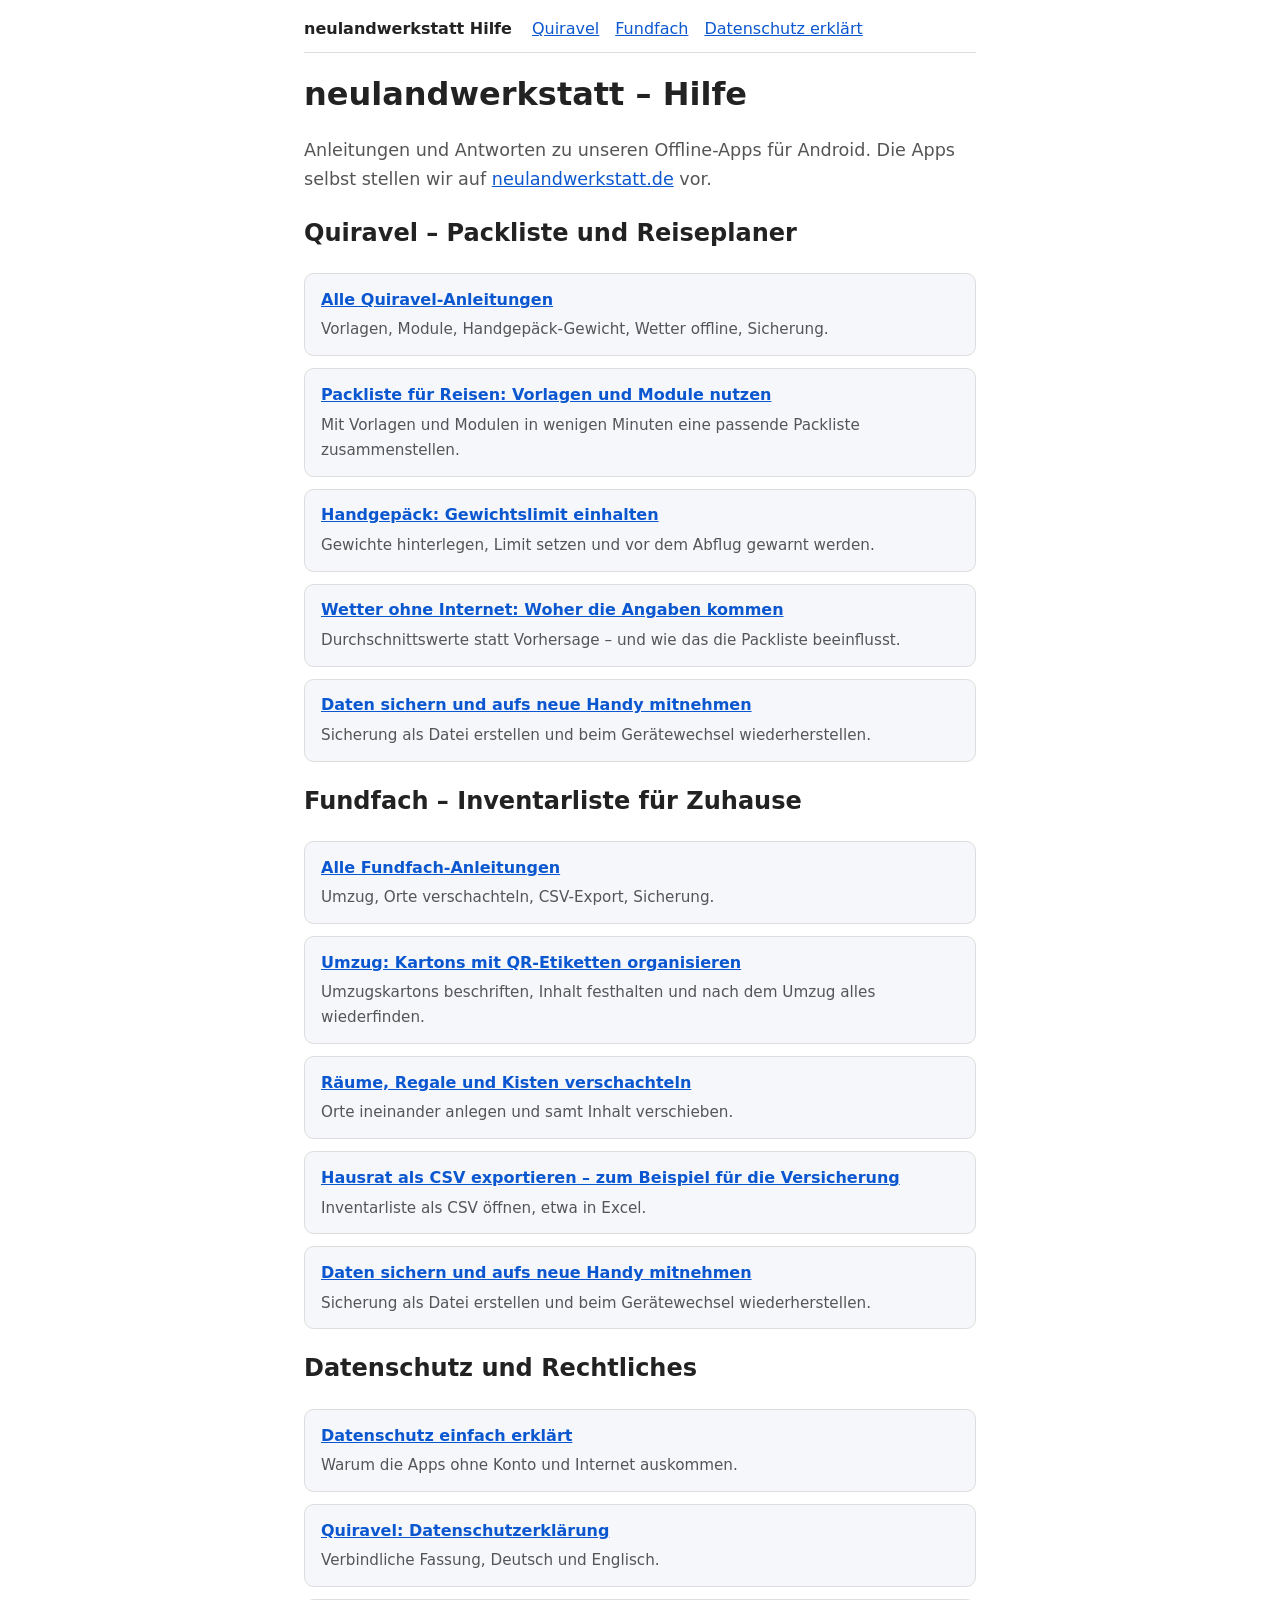
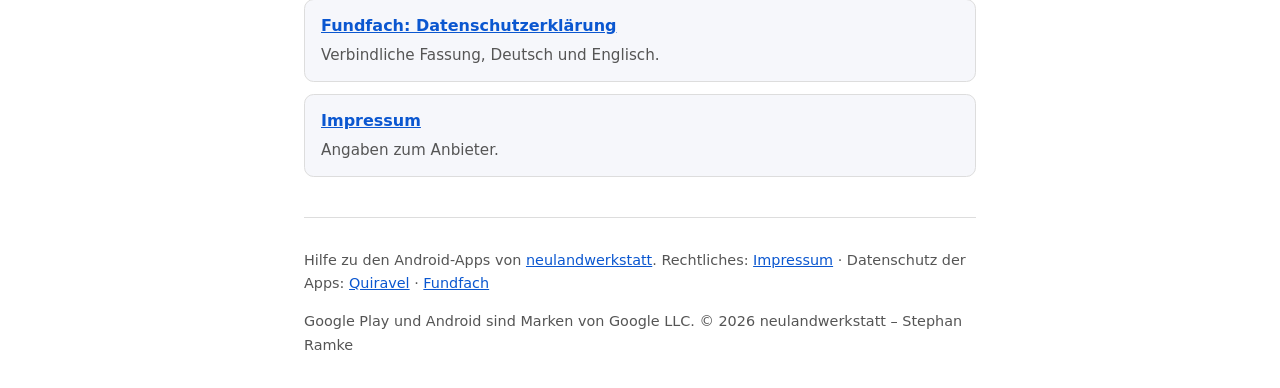
<file: index.html>
<!doctype html>
<html lang="de">
  <head>
    <meta charset="utf-8" />
    <meta name="viewport" content="width=device-width, initial-scale=1" />
    <title>neulandwerkstatt Hilfe: Anleitungen zu Quiravel und Fundfach</title>
    <meta name="description" content="Hilfe-Center für die Android-Apps Quiravel (Packliste) und Fundfach (Inventarliste): Anleitungen, häufige Fragen, Datenschutz und Impressum." />
    <link rel="canonical" href="https://neulandwerkstatt-docs.github.io/" />
    <link rel="icon" type="image/png" href="favicon.png" />
    <link rel="stylesheet" href="style.css" />
    <script type="application/ld+json">{"@context": "https://schema.org", "@type": "WebSite", "name": "neulandwerkstatt Hilfe", "url": "https://neulandwerkstatt-docs.github.io/", "inLanguage": "de", "publisher": {"@type": "Organization", "name": "neulandwerkstatt", "url": "https://neulandwerkstatt.de/"}}</script>
  </head>
  <body>
    <header class="site">
      <a class="brand" href="">neulandwerkstatt Hilfe</a>
      <nav><a href="quiravel/">Quiravel</a><a href="fundfach/">Fundfach</a><a href="datenschutz-verstaendlich.html">Datenschutz erklärt</a></nav>
    </header>
    <main>
    
    <h1>neulandwerkstatt – Hilfe</h1>
    <p class="lead">Anleitungen und Antworten zu unseren Offline-Apps für Android. Die Apps selbst stellen wir auf <a href="https://neulandwerkstatt.de/">neulandwerkstatt.de</a> vor.</p>
    <h2>Quiravel – Packliste und Reiseplaner</h2>
    <ul class="cards">
  <li><a href="quiravel/">Alle Quiravel-Anleitungen</a><p>Vorlagen, Module, Handgepäck-Gewicht, Wetter offline, Sicherung.</p></li>
  <li><a href="quiravel/vorlagen-und-module.html">Packliste für Reisen: Vorlagen und Module nutzen</a><p>Mit Vorlagen und Modulen in wenigen Minuten eine passende Packliste zusammenstellen.</p></li>
  <li><a href="quiravel/handgepaeck-gewicht.html">Handgepäck: Gewichtslimit einhalten</a><p>Gewichte hinterlegen, Limit setzen und vor dem Abflug gewarnt werden.</p></li>
  <li><a href="quiravel/wetter-offline.html">Wetter ohne Internet: Woher die Angaben kommen</a><p>Durchschnittswerte statt Vorhersage – und wie das die Packliste beeinflusst.</p></li>
  <li><a href="quiravel/geraetewechsel.html">Daten sichern und aufs neue Handy mitnehmen</a><p>Sicherung als Datei erstellen und beim Gerätewechsel wiederherstellen.</p></li>
</ul>
    <h2>Fundfach – Inventarliste für Zuhause</h2>
    <ul class="cards">
  <li><a href="fundfach/">Alle Fundfach-Anleitungen</a><p>Umzug, Orte verschachteln, CSV-Export, Sicherung.</p></li>
  <li><a href="fundfach/umzug-qr-etiketten.html">Umzug: Kartons mit QR-Etiketten organisieren</a><p>Umzugskartons beschriften, Inhalt festhalten und nach dem Umzug alles wiederfinden.</p></li>
  <li><a href="fundfach/orte-verschachteln.html">Räume, Regale und Kisten verschachteln</a><p>Orte ineinander anlegen und samt Inhalt verschieben.</p></li>
  <li><a href="fundfach/csv-export-hausrat.html">Hausrat als CSV exportieren – zum Beispiel für die Versicherung</a><p>Inventarliste als CSV öffnen, etwa in Excel.</p></li>
  <li><a href="fundfach/geraetewechsel.html">Daten sichern und aufs neue Handy mitnehmen</a><p>Sicherung als Datei erstellen und beim Gerätewechsel wiederherstellen.</p></li>
</ul>
    <h2>Datenschutz und Rechtliches</h2>
    <ul class="cards">
  <li><a href="datenschutz-verstaendlich.html">Datenschutz einfach erklärt</a><p>Warum die Apps ohne Konto und Internet auskommen.</p></li>
  <li><a href="packliste-android-docs/privacy.html">Quiravel: Datenschutzerklärung</a><p>Verbindliche Fassung, Deutsch und Englisch.</p></li>
  <li><a href="inventarliste-android-docs/privacy.html">Fundfach: Datenschutzerklärung</a><p>Verbindliche Fassung, Deutsch und Englisch.</p></li>
  <li><a href="packliste-android-docs/impressum.html">Impressum</a><p>Angaben zum Anbieter.</p></li>
</ul>
    </main>
    <footer>
      <p>Hilfe zu den Android-Apps von <a href="https://neulandwerkstatt.de/">neulandwerkstatt</a>.
      Rechtliches: <a href="packliste-android-docs/impressum.html">Impressum</a> ·
      Datenschutz der Apps: <a href="packliste-android-docs/privacy.html">Quiravel</a> ·
      <a href="inventarliste-android-docs/privacy.html">Fundfach</a></p>
      <p>Google Play und Android sind Marken von Google LLC. © 2026 neulandwerkstatt – Stephan Ramke</p>
    </footer>
  </body>
</html>
</file>
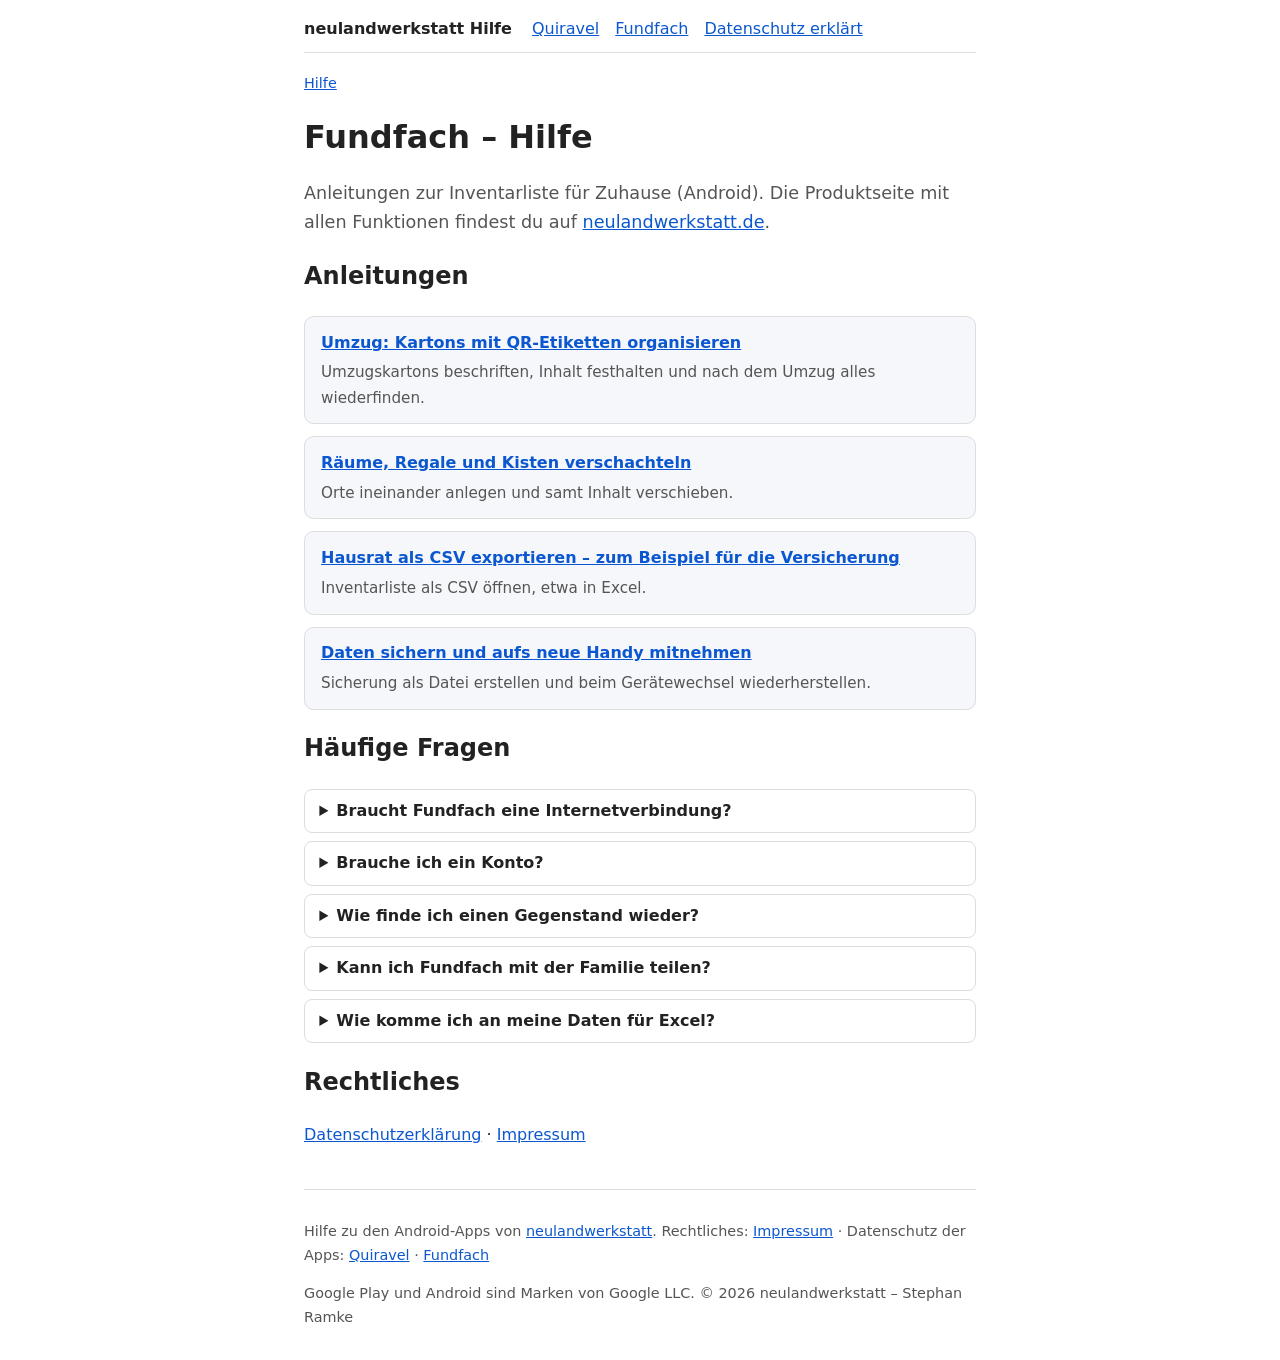
<file: fundfach/index.html>
<!doctype html>
<html lang="de">
  <head>
    <meta charset="utf-8" />
    <meta name="viewport" content="width=device-width, initial-scale=1" />
    <title>Fundfach Hilfe: Anleitungen und häufige Fragen</title>
    <meta name="description" content="Anleitungen und Antworten zur Inventar-App Fundfach: Umzug mit QR-Etiketten, Orte verschachteln, CSV-Export, Sicherung und Gerätewechsel." />
    <link rel="canonical" href="https://neulandwerkstatt-docs.github.io/fundfach/" />
    <link rel="icon" type="image/png" href="../favicon.png" />
    <link rel="stylesheet" href="../style.css" />
    <script type="application/ld+json">{"@context": "https://schema.org", "@type": "FAQPage", "mainEntity": [{"@type": "Question", "name": "Braucht Fundfach eine Internetverbindung?", "acceptedAnswer": {"@type": "Answer", "text": "Nein. Die App läuft komplett offline und fordert keine Internet-Berechtigung an."}}, {"@type": "Question", "name": "Brauche ich ein Konto?", "acceptedAnswer": {"@type": "Answer", "text": "Nein. Fundfach funktioniert ohne Konto, ohne Anmeldung und ohne Werbung."}}, {"@type": "Question", "name": "Wie finde ich einen Gegenstand wieder?", "acceptedAnswer": {"@type": "Answer", "text": "Über die Suche. Die Ergebnisse zeigen den ganzen Weg, zum Beispiel Raum › Regal › Kiste. Du kannst nach Tags und Arten filtern."}}, {"@type": "Question", "name": "Kann ich Fundfach mit der Familie teilen?", "acceptedAnswer": {"@type": "Answer", "text": "Ja, ohne Cloud: Räume und Kisten lassen sich per QR-Code oder Mail weitergeben."}}, {"@type": "Question", "name": "Wie komme ich an meine Daten für Excel?", "acceptedAnswer": {"@type": "Answer", "text": "Die Liste lässt sich als CSV exportieren. Anleitung."}}]}</script>
  </head>
  <body>
    <header class="site">
      <a class="brand" href="../">neulandwerkstatt Hilfe</a>
      <nav><a href="../quiravel/">Quiravel</a><a href="../fundfach/">Fundfach</a><a href="../datenschutz-verstaendlich.html">Datenschutz erklärt</a></nav>
    </header>
    <main>
    <div class="crumbs"><a href="../">Hilfe</a></div>
    <h1>Fundfach – Hilfe</h1>
    <p class="lead">Anleitungen zur Inventarliste für Zuhause (Android). Die Produktseite mit allen Funktionen findest du auf <a href="https://neulandwerkstatt.de/fundfach/">neulandwerkstatt.de</a>.</p>
    <h2>Anleitungen</h2>
    <ul class="cards">
  <li><a href="umzug-qr-etiketten.html">Umzug: Kartons mit QR-Etiketten organisieren</a><p>Umzugskartons beschriften, Inhalt festhalten und nach dem Umzug alles wiederfinden.</p></li>
  <li><a href="orte-verschachteln.html">Räume, Regale und Kisten verschachteln</a><p>Orte ineinander anlegen und samt Inhalt verschieben.</p></li>
  <li><a href="csv-export-hausrat.html">Hausrat als CSV exportieren – zum Beispiel für die Versicherung</a><p>Inventarliste als CSV öffnen, etwa in Excel.</p></li>
  <li><a href="geraetewechsel.html">Daten sichern und aufs neue Handy mitnehmen</a><p>Sicherung als Datei erstellen und beim Gerätewechsel wiederherstellen.</p></li>
</ul>
    <h2>Häufige Fragen</h2>
    <details><summary>Braucht Fundfach eine Internetverbindung?</summary><p>Nein. Die App läuft komplett offline und fordert keine Internet-Berechtigung an.</p></details>
<details><summary>Brauche ich ein Konto?</summary><p>Nein. Fundfach funktioniert ohne Konto, ohne Anmeldung und ohne Werbung.</p></details>
<details><summary>Wie finde ich einen Gegenstand wieder?</summary><p>Über die Suche. Die Ergebnisse zeigen den ganzen Weg, zum Beispiel Raum › Regal › Kiste. Du kannst nach Tags und Arten filtern.</p></details>
<details><summary>Kann ich Fundfach mit der Familie teilen?</summary><p>Ja, ohne Cloud: Räume und Kisten lassen sich per QR-Code oder Mail weitergeben.</p></details>
<details><summary>Wie komme ich an meine Daten für Excel?</summary><p>Die Liste lässt sich als CSV exportieren. <a href="csv-export-hausrat.html">Anleitung</a>.</p></details>
    <h2>Rechtliches</h2>
    <p><a href="../inventarliste-android-docs/privacy.html">Datenschutzerklärung</a> · <a href="../inventarliste-android-docs/impressum.html">Impressum</a></p>
    </main>
    <footer>
      <p>Hilfe zu den Android-Apps von <a href="https://neulandwerkstatt.de/">neulandwerkstatt</a>.
      Rechtliches: <a href="../packliste-android-docs/impressum.html">Impressum</a> ·
      Datenschutz der Apps: <a href="../packliste-android-docs/privacy.html">Quiravel</a> ·
      <a href="../inventarliste-android-docs/privacy.html">Fundfach</a></p>
      <p>Google Play und Android sind Marken von Google LLC. © 2026 neulandwerkstatt – Stephan Ramke</p>
    </footer>
  </body>
</html>
</file>
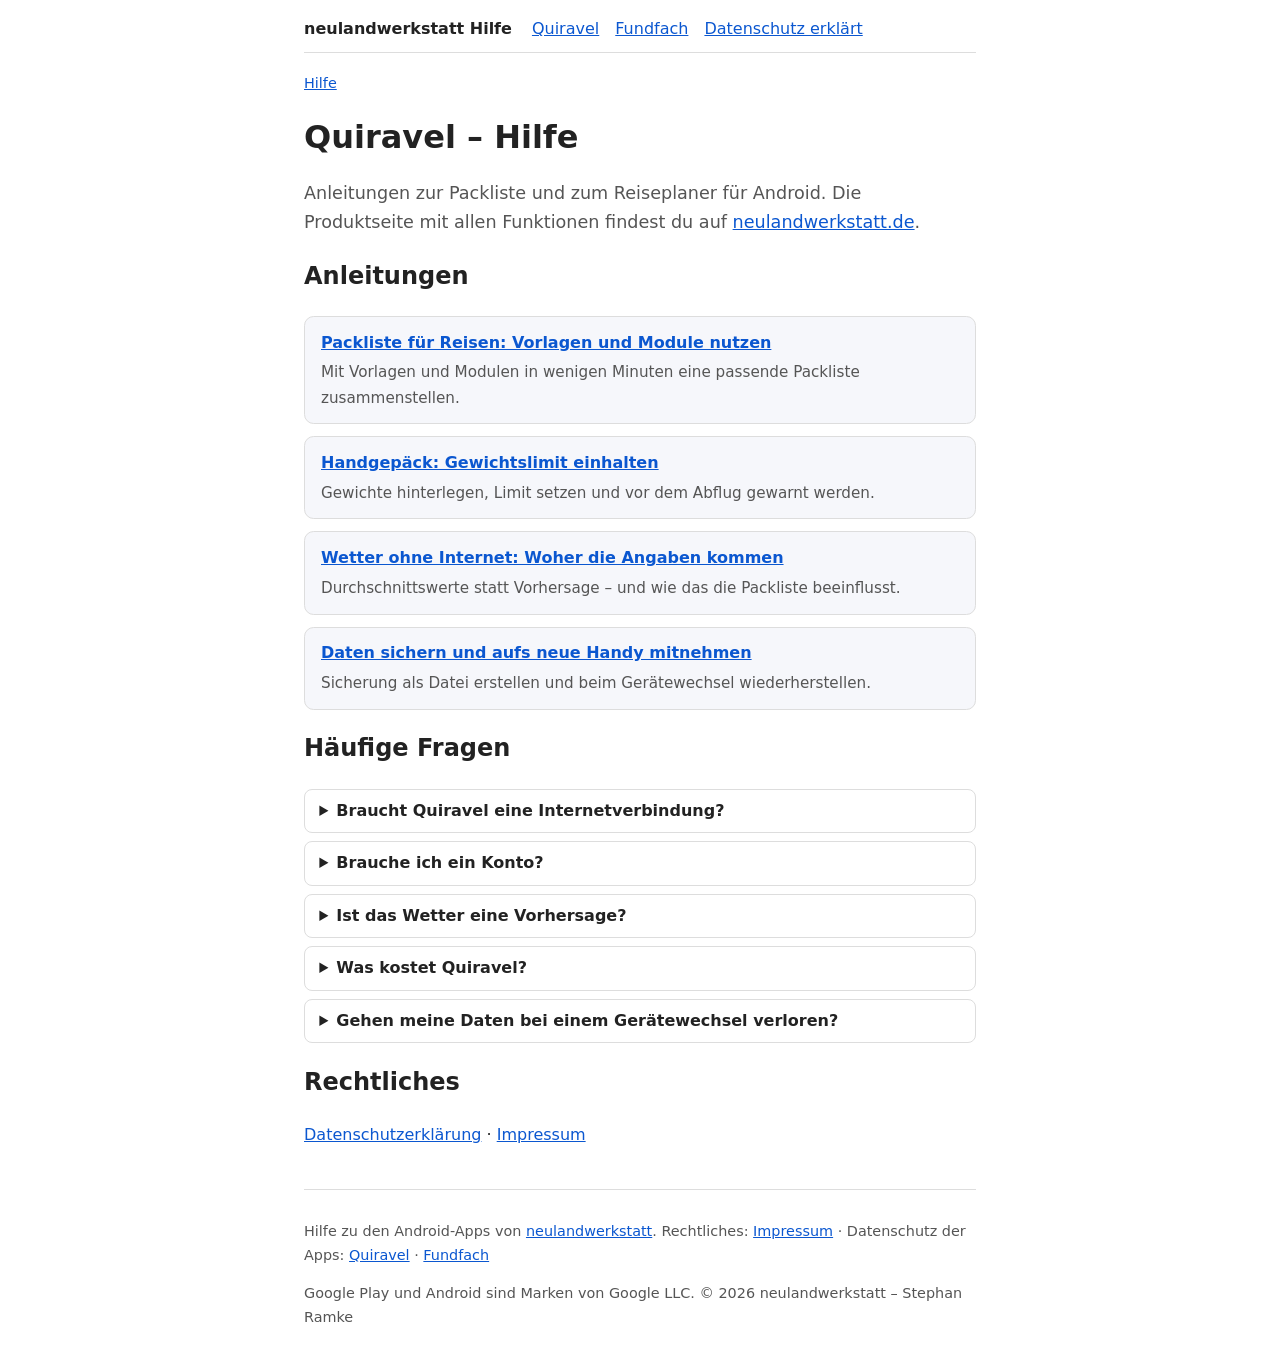
<file: quiravel/index.html>
<!doctype html>
<html lang="de">
  <head>
    <meta charset="utf-8" />
    <meta name="viewport" content="width=device-width, initial-scale=1" />
    <title>Quiravel Hilfe: Anleitungen und häufige Fragen</title>
    <meta name="description" content="Anleitungen und Antworten zur Packlisten-App Quiravel: Vorlagen, Module, Handgepäck-Gewicht, Wetter offline, Sicherung und Gerätewechsel." />
    <link rel="canonical" href="https://neulandwerkstatt-docs.github.io/quiravel/" />
    <link rel="icon" type="image/png" href="../favicon.png" />
    <link rel="stylesheet" href="../style.css" />
    <script type="application/ld+json">{"@context": "https://schema.org", "@type": "FAQPage", "mainEntity": [{"@type": "Question", "name": "Braucht Quiravel eine Internetverbindung?", "acceptedAnswer": {"@type": "Answer", "text": "Nein. Die App läuft komplett offline, auch die Wetterangaben sind fest eingebaut."}}, {"@type": "Question", "name": "Brauche ich ein Konto?", "acceptedAnswer": {"@type": "Answer", "text": "Nein. Quiravel funktioniert ohne Konto, ohne Anmeldung und ohne Werbung."}}, {"@type": "Question", "name": "Ist das Wetter eine Vorhersage?", "acceptedAnswer": {"@type": "Answer", "text": "Nein. Es sind Durchschnittswerte vieler Jahre für typische Temperaturen und Regentage am Reiseziel."}}, {"@type": "Question", "name": "Was kostet Quiravel?", "acceptedAnswer": {"@type": "Answer", "text": "Die App ist kostenlos, ohne Werbung. Sichern, Wiederherstellen und Teilen sind enthalten."}}, {"@type": "Question", "name": "Gehen meine Daten bei einem Gerätewechsel verloren?", "acceptedAnswer": {"@type": "Answer", "text": "Nicht, wenn du vorher eine Sicherung als Datei erstellst. Die automatische Android-Cloud-Sicherung ist abgeschaltet, die Daten liegen nur auf deinem Gerät. So geht die Sicherung."}}]}</script>
  </head>
  <body>
    <header class="site">
      <a class="brand" href="../">neulandwerkstatt Hilfe</a>
      <nav><a href="../quiravel/">Quiravel</a><a href="../fundfach/">Fundfach</a><a href="../datenschutz-verstaendlich.html">Datenschutz erklärt</a></nav>
    </header>
    <main>
    <div class="crumbs"><a href="../">Hilfe</a></div>
    <h1>Quiravel – Hilfe</h1>
    <p class="lead">Anleitungen zur Packliste und zum Reiseplaner für Android. Die Produktseite mit allen Funktionen findest du auf <a href="https://neulandwerkstatt.de/quiravel/">neulandwerkstatt.de</a>.</p>
    <h2>Anleitungen</h2>
    <ul class="cards">
  <li><a href="vorlagen-und-module.html">Packliste für Reisen: Vorlagen und Module nutzen</a><p>Mit Vorlagen und Modulen in wenigen Minuten eine passende Packliste zusammenstellen.</p></li>
  <li><a href="handgepaeck-gewicht.html">Handgepäck: Gewichtslimit einhalten</a><p>Gewichte hinterlegen, Limit setzen und vor dem Abflug gewarnt werden.</p></li>
  <li><a href="wetter-offline.html">Wetter ohne Internet: Woher die Angaben kommen</a><p>Durchschnittswerte statt Vorhersage – und wie das die Packliste beeinflusst.</p></li>
  <li><a href="geraetewechsel.html">Daten sichern und aufs neue Handy mitnehmen</a><p>Sicherung als Datei erstellen und beim Gerätewechsel wiederherstellen.</p></li>
</ul>
    <h2>Häufige Fragen</h2>
    <details><summary>Braucht Quiravel eine Internetverbindung?</summary><p>Nein. Die App läuft komplett offline, auch die Wetterangaben sind fest eingebaut.</p></details>
<details><summary>Brauche ich ein Konto?</summary><p>Nein. Quiravel funktioniert ohne Konto, ohne Anmeldung und ohne Werbung.</p></details>
<details><summary>Ist das Wetter eine Vorhersage?</summary><p>Nein. Es sind Durchschnittswerte vieler Jahre für typische Temperaturen und Regentage am Reiseziel.</p></details>
<details><summary>Was kostet Quiravel?</summary><p>Die App ist kostenlos, ohne Werbung. Sichern, Wiederherstellen und Teilen sind enthalten.</p></details>
<details><summary>Gehen meine Daten bei einem Gerätewechsel verloren?</summary><p>Nicht, wenn du vorher eine Sicherung als Datei erstellst. Die automatische Android-Cloud-Sicherung ist abgeschaltet, die Daten liegen nur auf deinem Gerät. <a href="geraetewechsel.html">So geht die Sicherung</a>.</p></details>
    <h2>Rechtliches</h2>
    <p><a href="../packliste-android-docs/privacy.html">Datenschutzerklärung</a> · <a href="../packliste-android-docs/impressum.html">Impressum</a></p>
    </main>
    <footer>
      <p>Hilfe zu den Android-Apps von <a href="https://neulandwerkstatt.de/">neulandwerkstatt</a>.
      Rechtliches: <a href="../packliste-android-docs/impressum.html">Impressum</a> ·
      Datenschutz der Apps: <a href="../packliste-android-docs/privacy.html">Quiravel</a> ·
      <a href="../inventarliste-android-docs/privacy.html">Fundfach</a></p>
      <p>Google Play und Android sind Marken von Google LLC. © 2026 neulandwerkstatt – Stephan Ramke</p>
    </footer>
  </body>
</html>
</file>
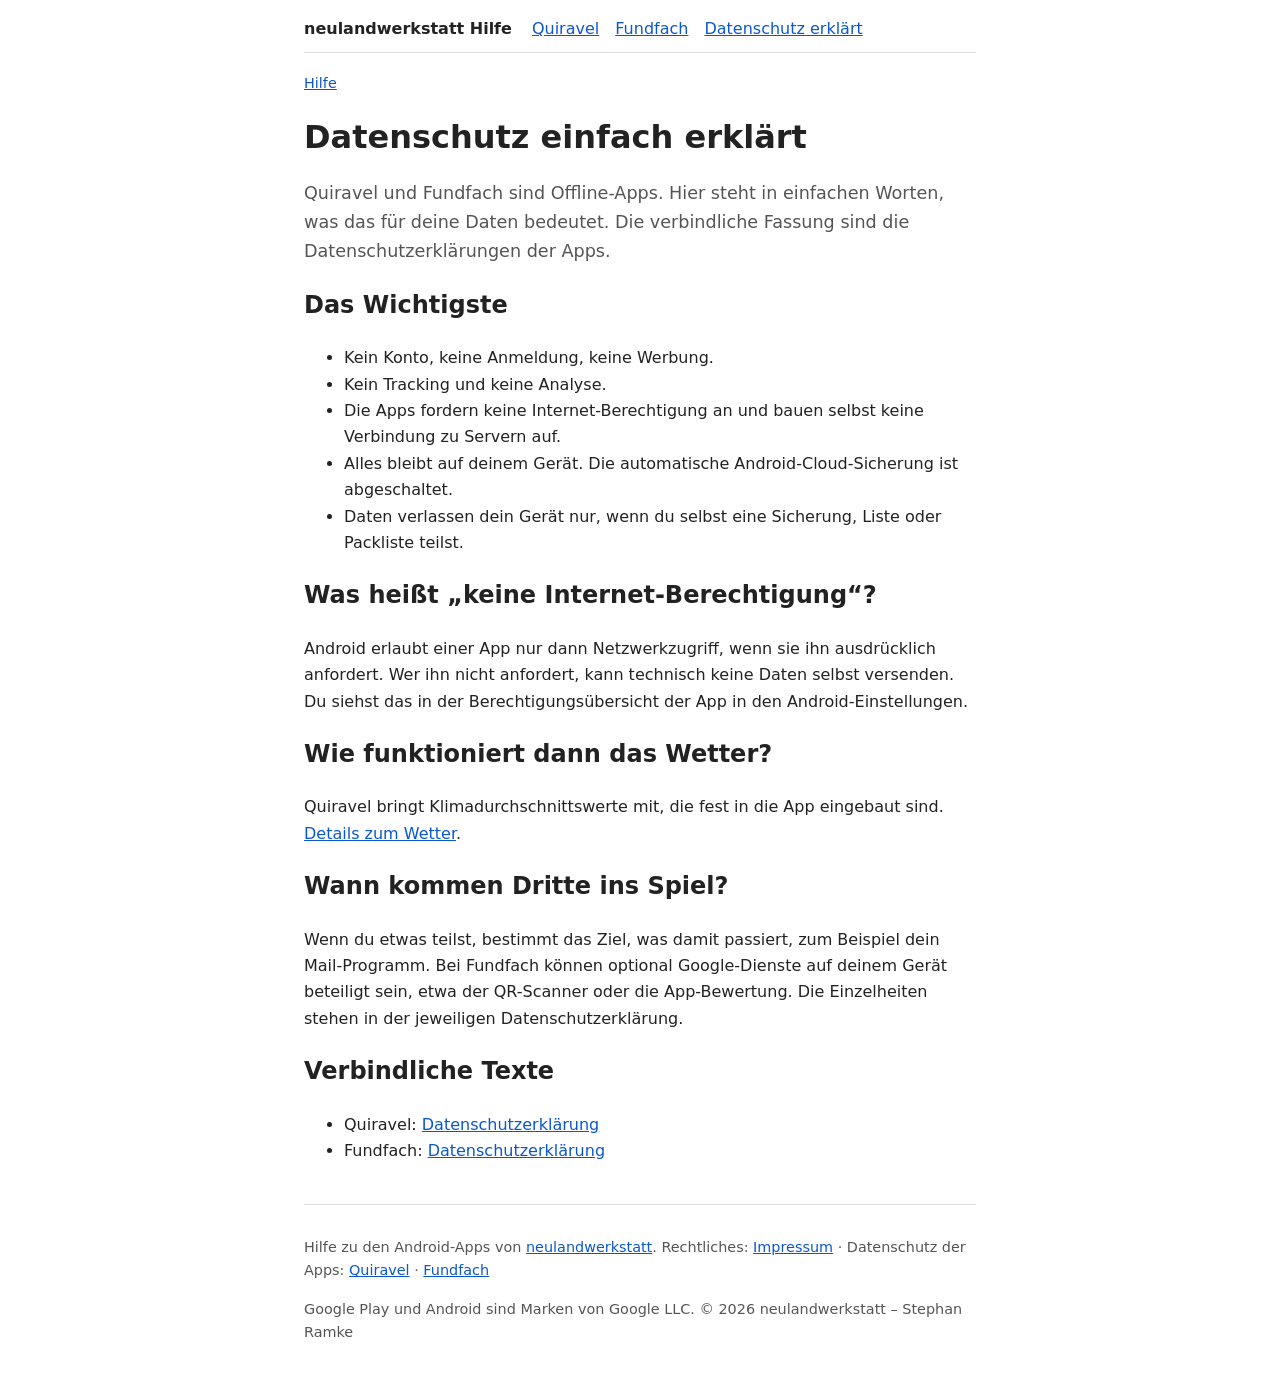
<file: datenschutz-verstaendlich.html>
<!doctype html>
<html lang="de">
  <head>
    <meta charset="utf-8" />
    <meta name="viewport" content="width=device-width, initial-scale=1" />
    <title>Datenschutz einfach erklärt: Warum die Apps ohne Internet auskommen</title>
    <meta name="description" content="Warum Quiravel und Fundfach ohne Konto, Tracking und Internet-Berechtigung arbeiten und was das für deine Daten bedeutet." />
    <link rel="canonical" href="https://neulandwerkstatt-docs.github.io/datenschutz-verstaendlich.html" />
    <link rel="icon" type="image/png" href="favicon.png" />
    <link rel="stylesheet" href="style.css" />
    <script type="application/ld+json">{"@context": "https://schema.org", "@type": "Article", "headline": "Datenschutz einfach erklärt: Warum die Apps ohne Internet auskommen", "description": "Warum Quiravel und Fundfach ohne Konto, Tracking und Internet-Berechtigung arbeiten und was das für deine Daten bedeutet.", "dateModified": "2026-11-11", "inLanguage": "de", "mainEntityOfPage": "https://neulandwerkstatt-docs.github.io/datenschutz-verstaendlich.html", "author": {"@type": "Organization", "name": "neulandwerkstatt", "url": "https://neulandwerkstatt.de/"}}</script>
  </head>
  <body>
    <header class="site">
      <a class="brand" href="">neulandwerkstatt Hilfe</a>
      <nav><a href="quiravel/">Quiravel</a><a href="fundfach/">Fundfach</a><a href="datenschutz-verstaendlich.html">Datenschutz erklärt</a></nav>
    </header>
    <main>
    <div class="crumbs"><a href="">Hilfe</a></div>
    <h1>Datenschutz einfach erklärt</h1>
    <p class="lead">Quiravel und Fundfach sind Offline-Apps. Hier steht in einfachen Worten, was das für deine Daten bedeutet. Die verbindliche Fassung sind die Datenschutzerklärungen der Apps.</p>
    <h2>Das Wichtigste</h2>
    <ul>
      <li>Kein Konto, keine Anmeldung, keine Werbung.</li>
      <li>Kein Tracking und keine Analyse.</li>
      <li>Die Apps fordern keine Internet-Berechtigung an und bauen selbst keine Verbindung zu Servern auf.</li>
      <li>Alles bleibt auf deinem Gerät. Die automatische Android-Cloud-Sicherung ist abgeschaltet.</li>
      <li>Daten verlassen dein Gerät nur, wenn du selbst eine Sicherung, Liste oder Packliste teilst.</li>
    </ul>
    <h2>Was heißt „keine Internet-Berechtigung“?</h2>
    <p>Android erlaubt einer App nur dann Netzwerkzugriff, wenn sie ihn ausdrücklich anfordert. Wer ihn nicht anfordert, kann technisch keine Daten selbst versenden. Du siehst das in der Berechtigungsübersicht der App in den Android-Einstellungen.</p>
    <h2>Wie funktioniert dann das Wetter?</h2>
    <p>Quiravel bringt Klimadurchschnittswerte mit, die fest in die App eingebaut sind. <a href="quiravel/wetter-offline.html">Details zum Wetter</a>.</p>
    <h2>Wann kommen Dritte ins Spiel?</h2>
    <p>Wenn du etwas teilst, bestimmt das Ziel, was damit passiert, zum Beispiel dein Mail-Programm. Bei Fundfach können optional Google-Dienste auf deinem Gerät beteiligt sein, etwa der QR-Scanner oder die App-Bewertung. Die Einzelheiten stehen in der jeweiligen Datenschutzerklärung.</p>
    <h2>Verbindliche Texte</h2>
    <ul>
      <li>Quiravel: <a href="packliste-android-docs/privacy.html">Datenschutzerklärung</a></li>
      <li>Fundfach: <a href="inventarliste-android-docs/privacy.html">Datenschutzerklärung</a></li>
    </ul>
    </main>
    <footer>
      <p>Hilfe zu den Android-Apps von <a href="https://neulandwerkstatt.de/">neulandwerkstatt</a>.
      Rechtliches: <a href="packliste-android-docs/impressum.html">Impressum</a> ·
      Datenschutz der Apps: <a href="packliste-android-docs/privacy.html">Quiravel</a> ·
      <a href="inventarliste-android-docs/privacy.html">Fundfach</a></p>
      <p>Google Play und Android sind Marken von Google LLC. © 2026 neulandwerkstatt – Stephan Ramke</p>
    </footer>
  </body>
</html>
</file>
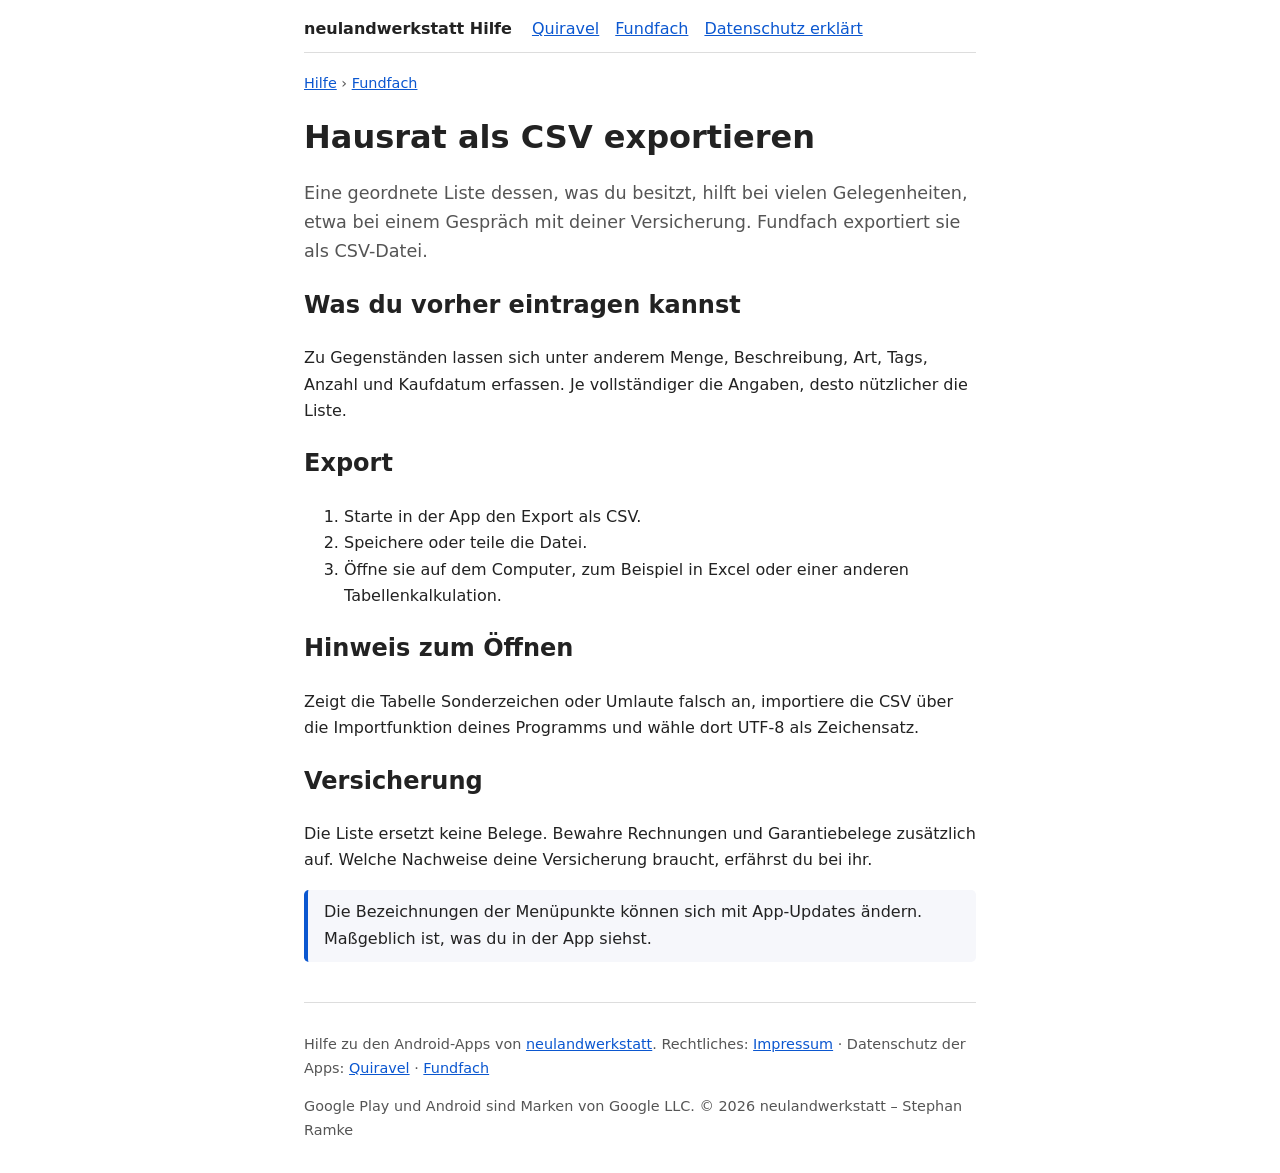
<file: fundfach/csv-export-hausrat.html>
<!doctype html>
<html lang="de">
  <head>
    <meta charset="utf-8" />
    <meta name="viewport" content="width=device-width, initial-scale=1" />
    <title>Hausrat als CSV exportieren: Inventarliste für Excel und Versicherung – Fundfach</title>
    <meta name="description" content="Wie du die Inventarliste aus Fundfach als CSV exportierst und in Excel öffnest, zum Beispiel als Grundlage für ein Gespräch mit der Versicherung." />
    <link rel="canonical" href="https://neulandwerkstatt-docs.github.io/fundfach/csv-export-hausrat.html" />
    <link rel="icon" type="image/png" href="../favicon.png" />
    <link rel="stylesheet" href="../style.css" />
    <script type="application/ld+json">{"@context": "https://schema.org", "@type": "Article", "headline": "Hausrat als CSV exportieren: Inventarliste für Excel und Versicherung – Fundfach", "description": "Wie du die Inventarliste aus Fundfach als CSV exportierst und in Excel öffnest, zum Beispiel als Grundlage für ein Gespräch mit der Versicherung.", "dateModified": "2026-11-11", "inLanguage": "de", "mainEntityOfPage": "https://neulandwerkstatt-docs.github.io/fundfach/csv-export-hausrat.html", "author": {"@type": "Organization", "name": "neulandwerkstatt", "url": "https://neulandwerkstatt.de/"}}</script>
  </head>
  <body>
    <header class="site">
      <a class="brand" href="../">neulandwerkstatt Hilfe</a>
      <nav><a href="../quiravel/">Quiravel</a><a href="../fundfach/">Fundfach</a><a href="../datenschutz-verstaendlich.html">Datenschutz erklärt</a></nav>
    </header>
    <main>
    <div class="crumbs"><a href="../">Hilfe</a> › <a href="../fundfach/">Fundfach</a></div>
    <h1>Hausrat als CSV exportieren</h1>
    <p class="lead">Eine geordnete Liste dessen, was du besitzt, hilft bei vielen Gelegenheiten, etwa bei einem Gespräch mit deiner Versicherung. Fundfach exportiert sie als CSV-Datei.</p>
    <h2>Was du vorher eintragen kannst</h2>
    <p>Zu Gegenständen lassen sich unter anderem Menge, Beschreibung, Art, Tags, Anzahl und Kaufdatum erfassen. Je vollständiger die Angaben, desto nützlicher die Liste.</p>
    <h2>Export</h2>
    <ol>
      <li>Starte in der App den Export als CSV.</li>
      <li>Speichere oder teile die Datei.</li>
      <li>Öffne sie auf dem Computer, zum Beispiel in Excel oder einer anderen Tabellenkalkulation.</li>
    </ol>
    <h2>Hinweis zum Öffnen</h2>
    <p>Zeigt die Tabelle Sonderzeichen oder Umlaute falsch an, importiere die CSV über die Importfunktion deines Programms und wähle dort UTF-8 als Zeichensatz.</p>
    <h2>Versicherung</h2>
    <p>Die Liste ersetzt keine Belege. Bewahre Rechnungen und Garantiebelege zusätzlich auf. Welche Nachweise deine Versicherung braucht, erfährst du bei ihr.</p>
    <p class="note">Die Bezeichnungen der Menüpunkte können sich mit App-Updates ändern. Maßgeblich ist, was du in der App siehst.</p>
    </main>
    <footer>
      <p>Hilfe zu den Android-Apps von <a href="https://neulandwerkstatt.de/">neulandwerkstatt</a>.
      Rechtliches: <a href="../packliste-android-docs/impressum.html">Impressum</a> ·
      Datenschutz der Apps: <a href="../packliste-android-docs/privacy.html">Quiravel</a> ·
      <a href="../inventarliste-android-docs/privacy.html">Fundfach</a></p>
      <p>Google Play und Android sind Marken von Google LLC. © 2026 neulandwerkstatt – Stephan Ramke</p>
    </footer>
  </body>
</html>
</file>
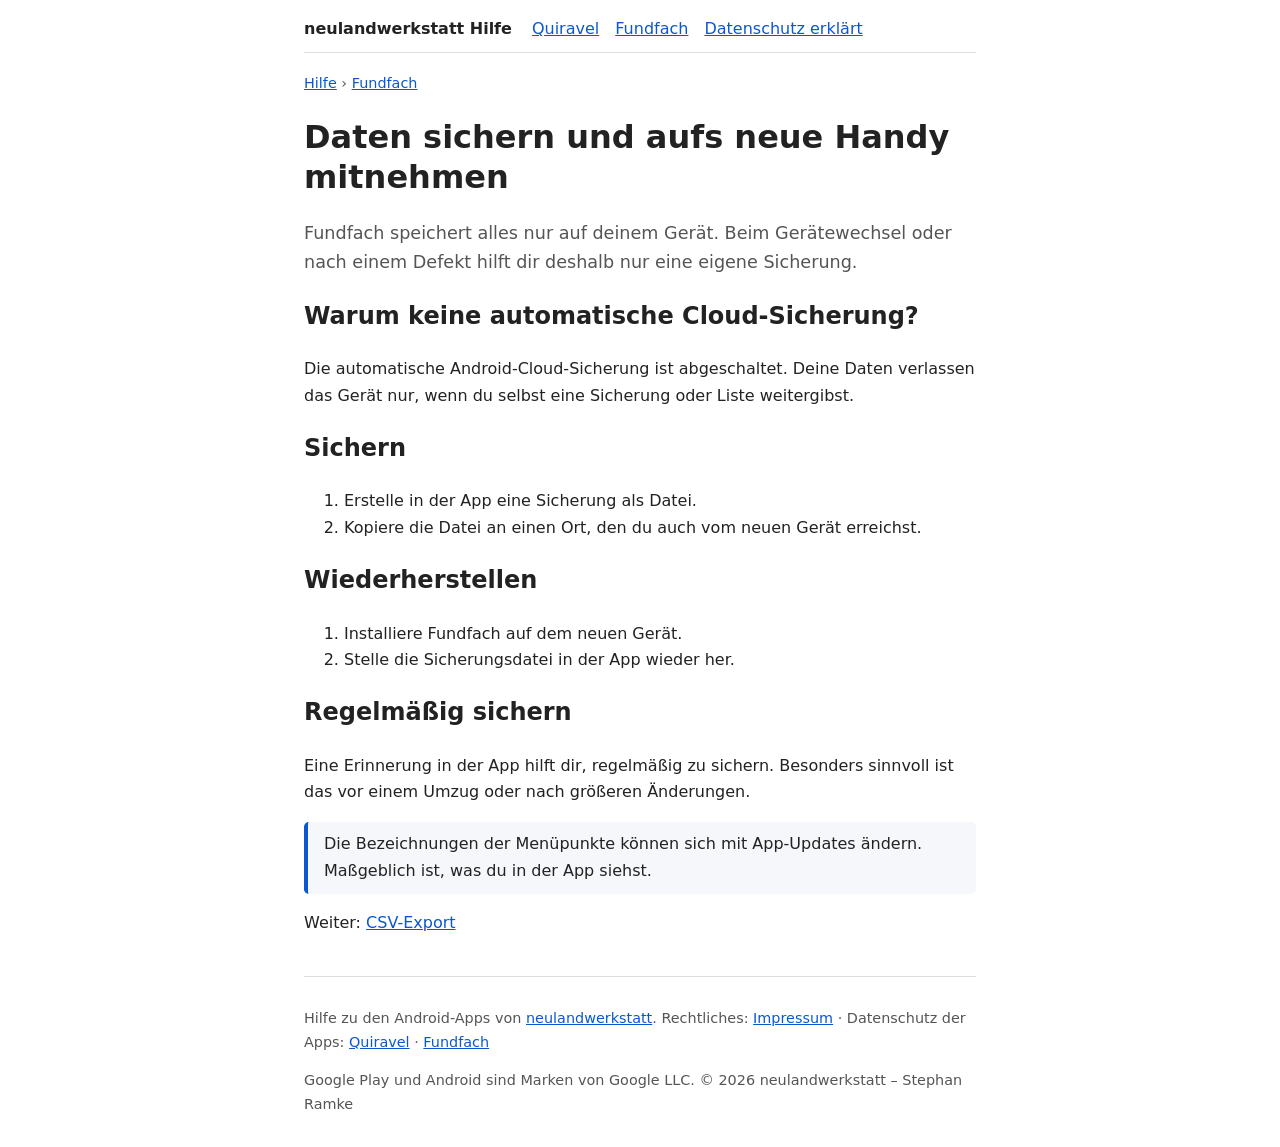
<file: fundfach/geraetewechsel.html>
<!doctype html>
<html lang="de">
  <head>
    <meta charset="utf-8" />
    <meta name="viewport" content="width=device-width, initial-scale=1" />
    <title>Fundfach: Daten sichern und aufs neue Handy mitnehmen</title>
    <meta name="description" content="Wie du deine Inventarliste in Fundfach als Datei sicherst und beim Gerätewechsel wiederherstellst, ohne Cloud." />
    <link rel="canonical" href="https://neulandwerkstatt-docs.github.io/fundfach/geraetewechsel.html" />
    <link rel="icon" type="image/png" href="../favicon.png" />
    <link rel="stylesheet" href="../style.css" />
    <script type="application/ld+json">{"@context": "https://schema.org", "@type": "Article", "headline": "Fundfach: Daten sichern und aufs neue Handy mitnehmen", "description": "Wie du deine Inventarliste in Fundfach als Datei sicherst und beim Gerätewechsel wiederherstellst, ohne Cloud.", "dateModified": "2026-11-11", "inLanguage": "de", "mainEntityOfPage": "https://neulandwerkstatt-docs.github.io/fundfach/geraetewechsel.html", "author": {"@type": "Organization", "name": "neulandwerkstatt", "url": "https://neulandwerkstatt.de/"}}</script>
  </head>
  <body>
    <header class="site">
      <a class="brand" href="../">neulandwerkstatt Hilfe</a>
      <nav><a href="../quiravel/">Quiravel</a><a href="../fundfach/">Fundfach</a><a href="../datenschutz-verstaendlich.html">Datenschutz erklärt</a></nav>
    </header>
    <main>
    <div class="crumbs"><a href="../">Hilfe</a> › <a href="../fundfach/">Fundfach</a></div>
    <h1>Daten sichern und aufs neue Handy mitnehmen</h1>
    <p class="lead">Fundfach speichert alles nur auf deinem Gerät. Beim Gerätewechsel oder nach einem Defekt hilft dir deshalb nur eine eigene Sicherung.</p>
    <h2>Warum keine automatische Cloud-Sicherung?</h2>
    <p>Die automatische Android-Cloud-Sicherung ist abgeschaltet. Deine Daten verlassen das Gerät nur, wenn du selbst eine Sicherung oder Liste weitergibst.</p>
    <h2>Sichern</h2>
    <ol>
      <li>Erstelle in der App eine Sicherung als Datei.</li>
      <li>Kopiere die Datei an einen Ort, den du auch vom neuen Gerät erreichst.</li>
    </ol>
    <h2>Wiederherstellen</h2>
    <ol>
      <li>Installiere Fundfach auf dem neuen Gerät.</li>
      <li>Stelle die Sicherungsdatei in der App wieder her.</li>
    </ol>
    <h2>Regelmäßig sichern</h2>
    <p>Eine Erinnerung in der App hilft dir, regelmäßig zu sichern. Besonders sinnvoll ist das vor einem Umzug oder nach größeren Änderungen.</p>
    <p class="note">Die Bezeichnungen der Menüpunkte können sich mit App-Updates ändern. Maßgeblich ist, was du in der App siehst.</p>
    <p>Weiter: <a href="csv-export-hausrat.html">CSV-Export</a></p>
    </main>
    <footer>
      <p>Hilfe zu den Android-Apps von <a href="https://neulandwerkstatt.de/">neulandwerkstatt</a>.
      Rechtliches: <a href="../packliste-android-docs/impressum.html">Impressum</a> ·
      Datenschutz der Apps: <a href="../packliste-android-docs/privacy.html">Quiravel</a> ·
      <a href="../inventarliste-android-docs/privacy.html">Fundfach</a></p>
      <p>Google Play und Android sind Marken von Google LLC. © 2026 neulandwerkstatt – Stephan Ramke</p>
    </footer>
  </body>
</html>
</file>
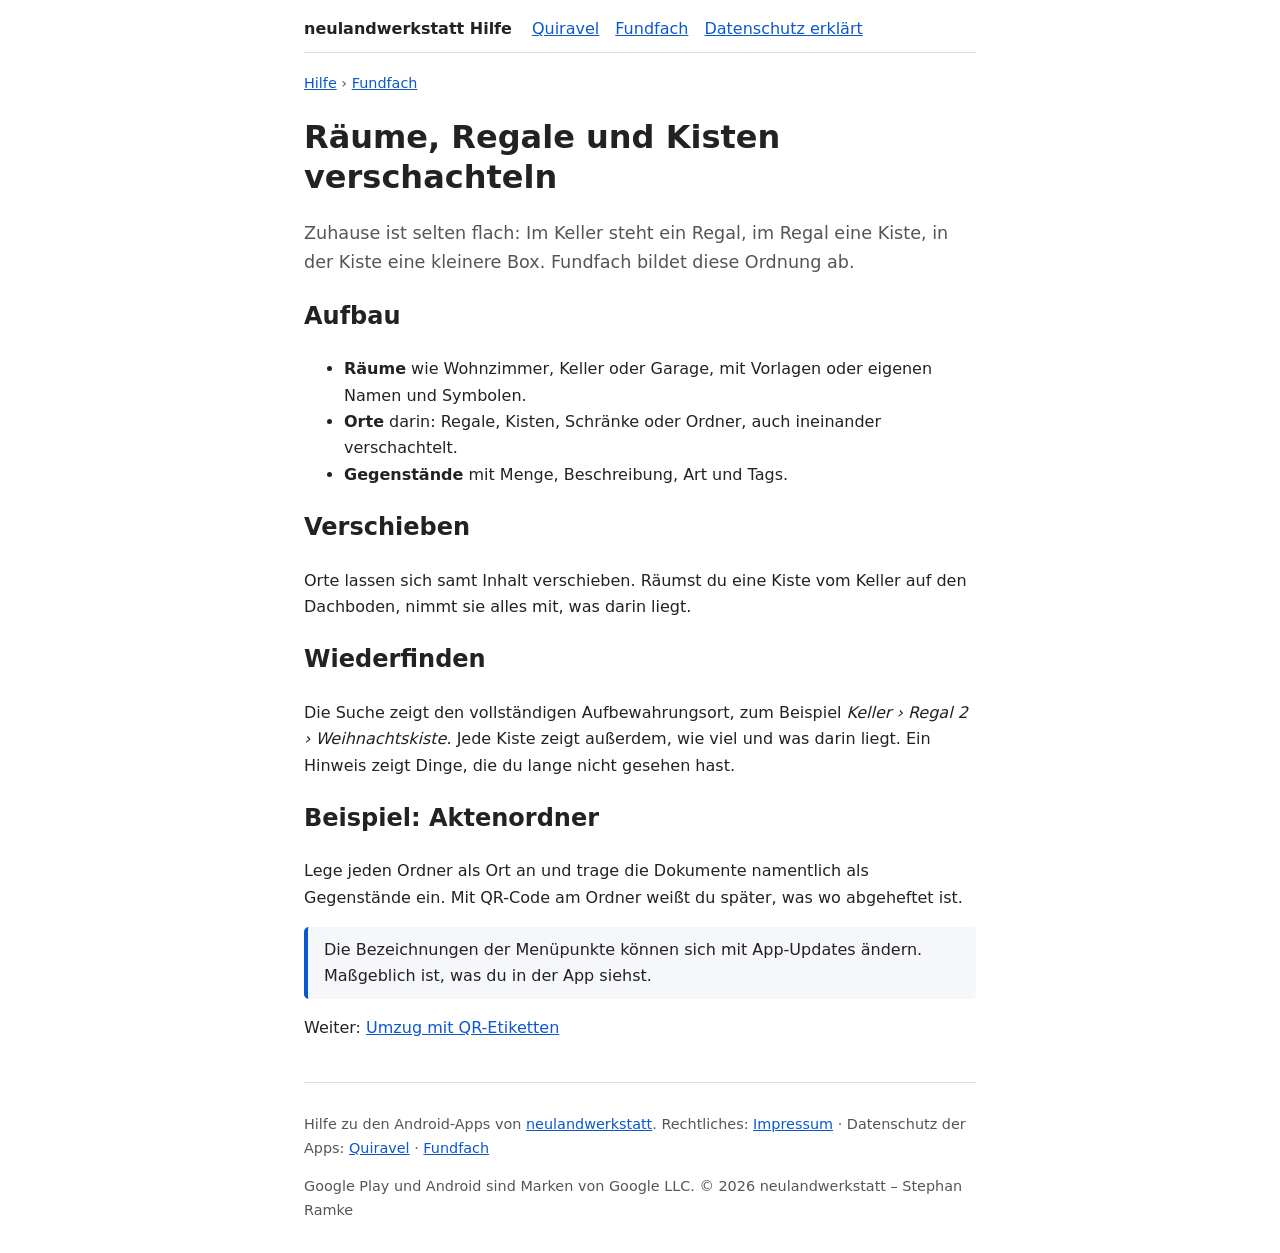
<file: fundfach/orte-verschachteln.html>
<!doctype html>
<html lang="de">
  <head>
    <meta charset="utf-8" />
    <meta name="viewport" content="width=device-width, initial-scale=1" />
    <title>Räume, Regale und Kisten verschachteln – Fundfach</title>
    <meta name="description" content="In Fundfach lassen sich Orte wie Regale, Kisten, Schränke und Ordner ineinander anlegen und samt Inhalt verschieben." />
    <link rel="canonical" href="https://neulandwerkstatt-docs.github.io/fundfach/orte-verschachteln.html" />
    <link rel="icon" type="image/png" href="../favicon.png" />
    <link rel="stylesheet" href="../style.css" />
    <script type="application/ld+json">{"@context": "https://schema.org", "@type": "Article", "headline": "Räume, Regale und Kisten verschachteln – Fundfach", "description": "In Fundfach lassen sich Orte wie Regale, Kisten, Schränke und Ordner ineinander anlegen und samt Inhalt verschieben.", "dateModified": "2026-11-11", "inLanguage": "de", "mainEntityOfPage": "https://neulandwerkstatt-docs.github.io/fundfach/orte-verschachteln.html", "author": {"@type": "Organization", "name": "neulandwerkstatt", "url": "https://neulandwerkstatt.de/"}}</script>
  </head>
  <body>
    <header class="site">
      <a class="brand" href="../">neulandwerkstatt Hilfe</a>
      <nav><a href="../quiravel/">Quiravel</a><a href="../fundfach/">Fundfach</a><a href="../datenschutz-verstaendlich.html">Datenschutz erklärt</a></nav>
    </header>
    <main>
    <div class="crumbs"><a href="../">Hilfe</a> › <a href="../fundfach/">Fundfach</a></div>
    <h1>Räume, Regale und Kisten verschachteln</h1>
    <p class="lead">Zuhause ist selten flach: Im Keller steht ein Regal, im Regal eine Kiste, in der Kiste eine kleinere Box. Fundfach bildet diese Ordnung ab.</p>
    <h2>Aufbau</h2>
    <ul>
      <li><strong>Räume</strong> wie Wohnzimmer, Keller oder Garage, mit Vorlagen oder eigenen Namen und Symbolen.</li>
      <li><strong>Orte</strong> darin: Regale, Kisten, Schränke oder Ordner, auch ineinander verschachtelt.</li>
      <li><strong>Gegenstände</strong> mit Menge, Beschreibung, Art und Tags.</li>
    </ul>
    <h2>Verschieben</h2>
    <p>Orte lassen sich samt Inhalt verschieben. Räumst du eine Kiste vom Keller auf den Dachboden, nimmt sie alles mit, was darin liegt.</p>
    <h2>Wiederfinden</h2>
    <p>Die Suche zeigt den vollständigen Aufbewahrungsort, zum Beispiel <em>Keller › Regal 2 › Weihnachtskiste</em>. Jede Kiste zeigt außerdem, wie viel und was darin liegt. Ein Hinweis zeigt Dinge, die du lange nicht gesehen hast.</p>
    <h2>Beispiel: Aktenordner</h2>
    <p>Lege jeden Ordner als Ort an und trage die Dokumente namentlich als Gegenstände ein. Mit QR-Code am Ordner weißt du später, was wo abgeheftet ist.</p>
    <p class="note">Die Bezeichnungen der Menüpunkte können sich mit App-Updates ändern. Maßgeblich ist, was du in der App siehst.</p>
    <p>Weiter: <a href="umzug-qr-etiketten.html">Umzug mit QR-Etiketten</a></p>
    </main>
    <footer>
      <p>Hilfe zu den Android-Apps von <a href="https://neulandwerkstatt.de/">neulandwerkstatt</a>.
      Rechtliches: <a href="../packliste-android-docs/impressum.html">Impressum</a> ·
      Datenschutz der Apps: <a href="../packliste-android-docs/privacy.html">Quiravel</a> ·
      <a href="../inventarliste-android-docs/privacy.html">Fundfach</a></p>
      <p>Google Play und Android sind Marken von Google LLC. © 2026 neulandwerkstatt – Stephan Ramke</p>
    </footer>
  </body>
</html>
</file>
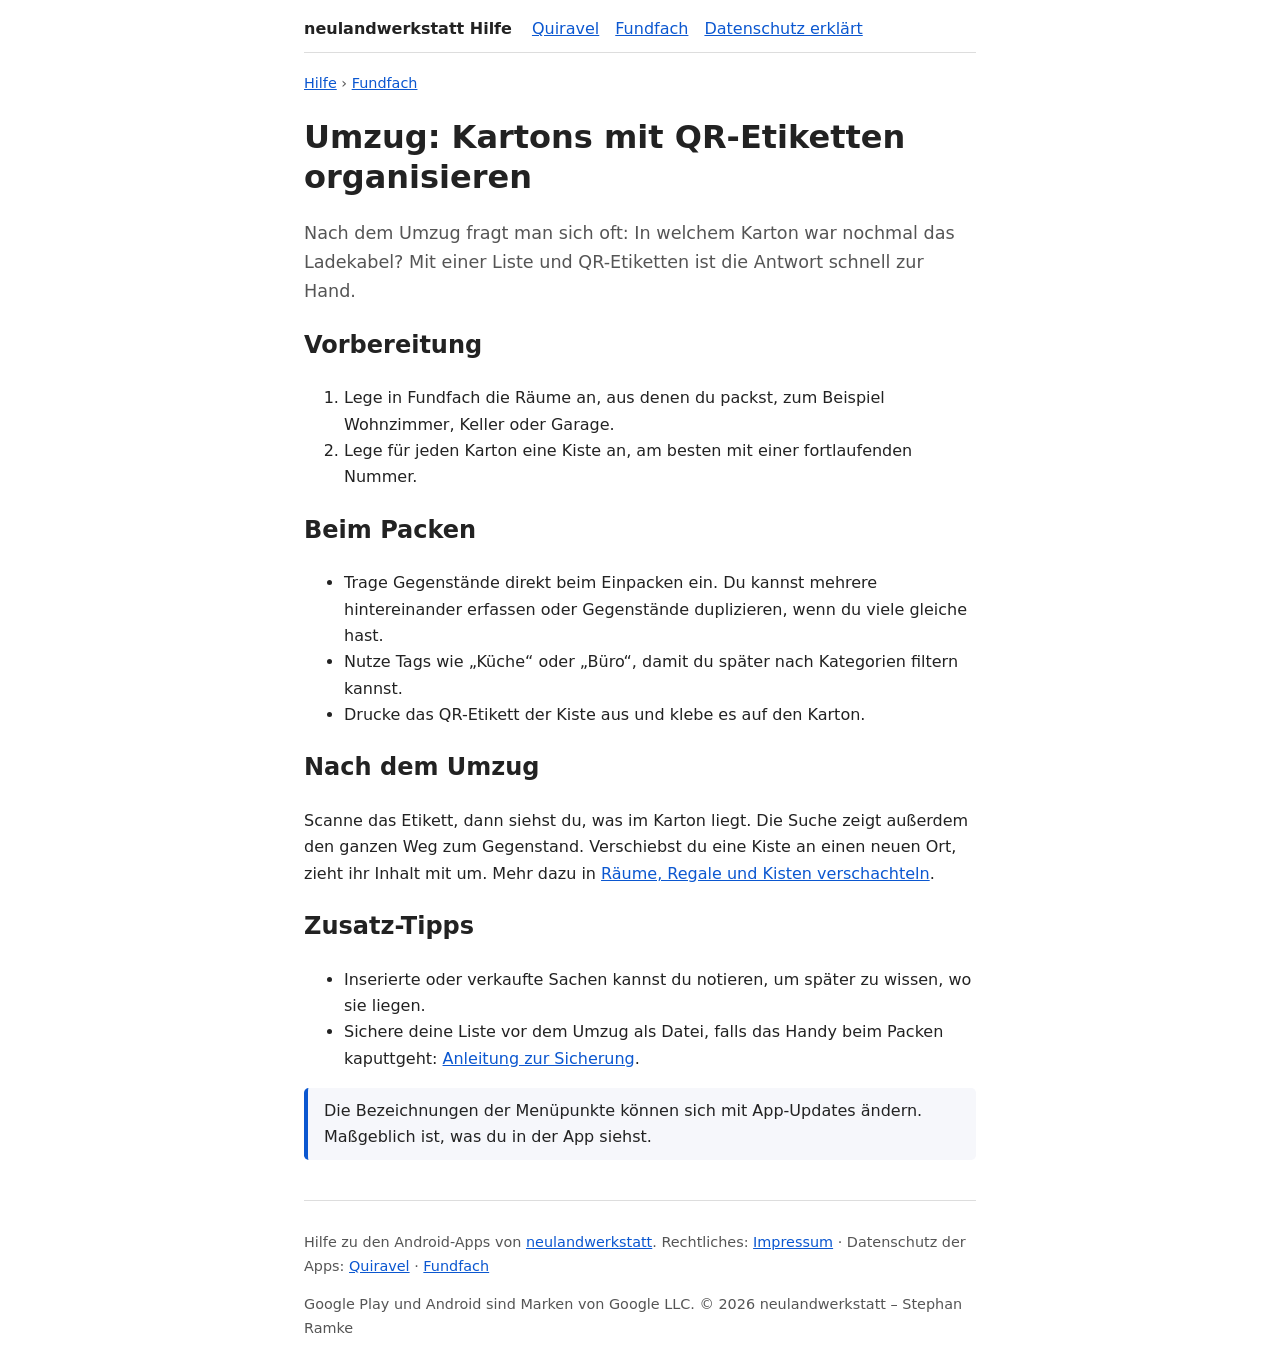
<file: fundfach/umzug-qr-etiketten.html>
<!doctype html>
<html lang="de">
  <head>
    <meta charset="utf-8" />
    <meta name="viewport" content="width=device-width, initial-scale=1" />
    <title>Umzug: Kartons mit QR-Etiketten organisieren – Fundfach</title>
    <meta name="description" content="So hältst du mit Fundfach den Inhalt deiner Umzugskartons fest, beschriftest sie mit QR-Code und findest nach dem Umzug alles wieder." />
    <link rel="canonical" href="https://neulandwerkstatt-docs.github.io/fundfach/umzug-qr-etiketten.html" />
    <link rel="icon" type="image/png" href="../favicon.png" />
    <link rel="stylesheet" href="../style.css" />
    <script type="application/ld+json">{"@context": "https://schema.org", "@type": "Article", "headline": "Umzug: Kartons mit QR-Etiketten organisieren – Fundfach", "description": "So hältst du mit Fundfach den Inhalt deiner Umzugskartons fest, beschriftest sie mit QR-Code und findest nach dem Umzug alles wieder.", "dateModified": "2026-11-11", "inLanguage": "de", "mainEntityOfPage": "https://neulandwerkstatt-docs.github.io/fundfach/umzug-qr-etiketten.html", "author": {"@type": "Organization", "name": "neulandwerkstatt", "url": "https://neulandwerkstatt.de/"}}</script>
  </head>
  <body>
    <header class="site">
      <a class="brand" href="../">neulandwerkstatt Hilfe</a>
      <nav><a href="../quiravel/">Quiravel</a><a href="../fundfach/">Fundfach</a><a href="../datenschutz-verstaendlich.html">Datenschutz erklärt</a></nav>
    </header>
    <main>
    <div class="crumbs"><a href="../">Hilfe</a> › <a href="../fundfach/">Fundfach</a></div>
    <h1>Umzug: Kartons mit QR-Etiketten organisieren</h1>
    <p class="lead">Nach dem Umzug fragt man sich oft: In welchem Karton war nochmal das Ladekabel? Mit einer Liste und QR-Etiketten ist die Antwort schnell zur Hand.</p>
    <h2>Vorbereitung</h2>
    <ol>
      <li>Lege in Fundfach die Räume an, aus denen du packst, zum Beispiel Wohnzimmer, Keller oder Garage.</li>
      <li>Lege für jeden Karton eine Kiste an, am besten mit einer fortlaufenden Nummer.</li>
    </ol>
    <h2>Beim Packen</h2>
    <ul>
      <li>Trage Gegenstände direkt beim Einpacken ein. Du kannst mehrere hintereinander erfassen oder Gegenstände duplizieren, wenn du viele gleiche hast.</li>
      <li>Nutze Tags wie „Küche“ oder „Büro“, damit du später nach Kategorien filtern kannst.</li>
      <li>Drucke das QR-Etikett der Kiste aus und klebe es auf den Karton.</li>
    </ul>
    <h2>Nach dem Umzug</h2>
    <p>Scanne das Etikett, dann siehst du, was im Karton liegt. Die Suche zeigt außerdem den ganzen Weg zum Gegenstand. Verschiebst du eine Kiste an einen neuen Ort, zieht ihr Inhalt mit um. Mehr dazu in <a href="orte-verschachteln.html">Räume, Regale und Kisten verschachteln</a>.</p>
    <h2>Zusatz-Tipps</h2>
    <ul>
      <li>Inserierte oder verkaufte Sachen kannst du notieren, um später zu wissen, wo sie liegen.</li>
      <li>Sichere deine Liste vor dem Umzug als Datei, falls das Handy beim Packen kaputtgeht: <a href="geraetewechsel.html">Anleitung zur Sicherung</a>.</li>
    </ul>
    <p class="note">Die Bezeichnungen der Menüpunkte können sich mit App-Updates ändern. Maßgeblich ist, was du in der App siehst.</p>
    </main>
    <footer>
      <p>Hilfe zu den Android-Apps von <a href="https://neulandwerkstatt.de/">neulandwerkstatt</a>.
      Rechtliches: <a href="../packliste-android-docs/impressum.html">Impressum</a> ·
      Datenschutz der Apps: <a href="../packliste-android-docs/privacy.html">Quiravel</a> ·
      <a href="../inventarliste-android-docs/privacy.html">Fundfach</a></p>
      <p>Google Play und Android sind Marken von Google LLC. © 2026 neulandwerkstatt – Stephan Ramke</p>
    </footer>
  </body>
</html>
</file>
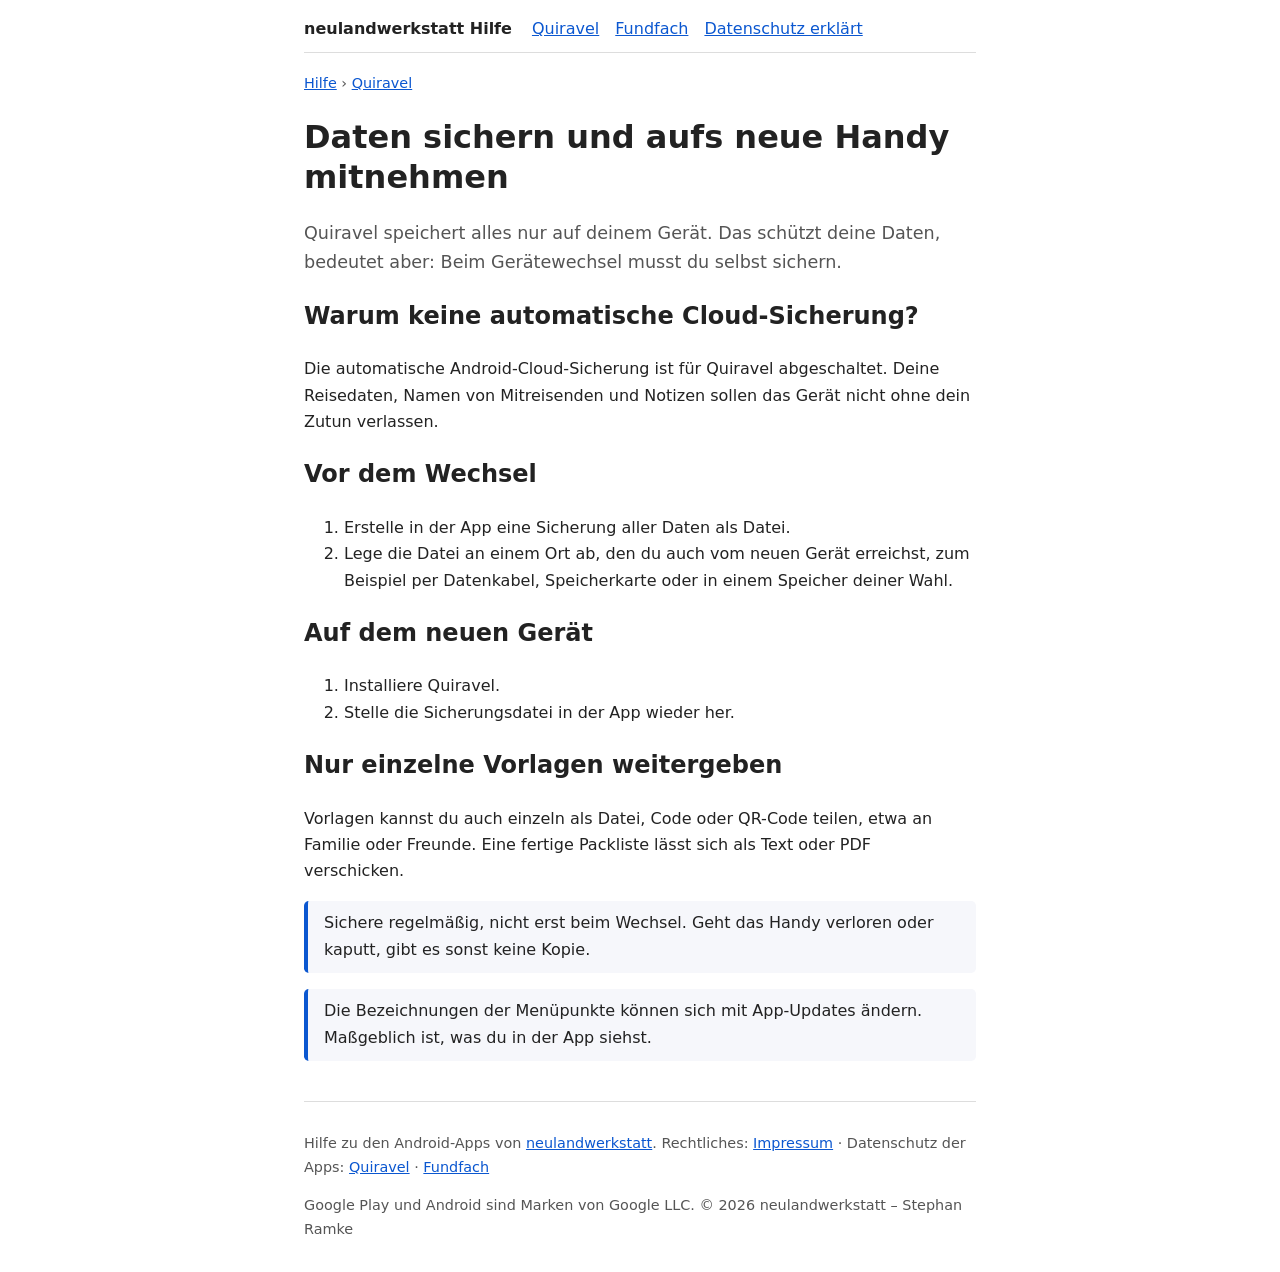
<file: quiravel/geraetewechsel.html>
<!doctype html>
<html lang="de">
  <head>
    <meta charset="utf-8" />
    <meta name="viewport" content="width=device-width, initial-scale=1" />
    <title>Quiravel: Daten sichern und aufs neue Handy mitnehmen</title>
    <meta name="description" content="Wie du Vorlagen und Reisen in Quiravel als Datei sicherst und beim Gerätewechsel wiederherstellst, ohne Cloud." />
    <link rel="canonical" href="https://neulandwerkstatt-docs.github.io/quiravel/geraetewechsel.html" />
    <link rel="icon" type="image/png" href="../favicon.png" />
    <link rel="stylesheet" href="../style.css" />
    <script type="application/ld+json">{"@context": "https://schema.org", "@type": "Article", "headline": "Quiravel: Daten sichern und aufs neue Handy mitnehmen", "description": "Wie du Vorlagen und Reisen in Quiravel als Datei sicherst und beim Gerätewechsel wiederherstellst, ohne Cloud.", "dateModified": "2026-11-11", "inLanguage": "de", "mainEntityOfPage": "https://neulandwerkstatt-docs.github.io/quiravel/geraetewechsel.html", "author": {"@type": "Organization", "name": "neulandwerkstatt", "url": "https://neulandwerkstatt.de/"}}</script>
  </head>
  <body>
    <header class="site">
      <a class="brand" href="../">neulandwerkstatt Hilfe</a>
      <nav><a href="../quiravel/">Quiravel</a><a href="../fundfach/">Fundfach</a><a href="../datenschutz-verstaendlich.html">Datenschutz erklärt</a></nav>
    </header>
    <main>
    <div class="crumbs"><a href="../">Hilfe</a> › <a href="../quiravel/">Quiravel</a></div>
    <h1>Daten sichern und aufs neue Handy mitnehmen</h1>
    <p class="lead">Quiravel speichert alles nur auf deinem Gerät. Das schützt deine Daten, bedeutet aber: Beim Gerätewechsel musst du selbst sichern.</p>
    <h2>Warum keine automatische Cloud-Sicherung?</h2>
    <p>Die automatische Android-Cloud-Sicherung ist für Quiravel abgeschaltet. Deine Reisedaten, Namen von Mitreisenden und Notizen sollen das Gerät nicht ohne dein Zutun verlassen.</p>
    <h2>Vor dem Wechsel</h2>
    <ol>
      <li>Erstelle in der App eine Sicherung aller Daten als Datei.</li>
      <li>Lege die Datei an einem Ort ab, den du auch vom neuen Gerät erreichst, zum Beispiel per Datenkabel, Speicherkarte oder in einem Speicher deiner Wahl.</li>
    </ol>
    <h2>Auf dem neuen Gerät</h2>
    <ol>
      <li>Installiere Quiravel.</li>
      <li>Stelle die Sicherungsdatei in der App wieder her.</li>
    </ol>
    <h2>Nur einzelne Vorlagen weitergeben</h2>
    <p>Vorlagen kannst du auch einzeln als Datei, Code oder QR-Code teilen, etwa an Familie oder Freunde. Eine fertige Packliste lässt sich als Text oder PDF verschicken.</p>
    <p class="note">Sichere regelmäßig, nicht erst beim Wechsel. Geht das Handy verloren oder kaputt, gibt es sonst keine Kopie.</p>
    <p class="note">Die Bezeichnungen der Menüpunkte können sich mit App-Updates ändern. Maßgeblich ist, was du in der App siehst.</p>
    </main>
    <footer>
      <p>Hilfe zu den Android-Apps von <a href="https://neulandwerkstatt.de/">neulandwerkstatt</a>.
      Rechtliches: <a href="../packliste-android-docs/impressum.html">Impressum</a> ·
      Datenschutz der Apps: <a href="../packliste-android-docs/privacy.html">Quiravel</a> ·
      <a href="../inventarliste-android-docs/privacy.html">Fundfach</a></p>
      <p>Google Play und Android sind Marken von Google LLC. © 2026 neulandwerkstatt – Stephan Ramke</p>
    </footer>
  </body>
</html>
</file>
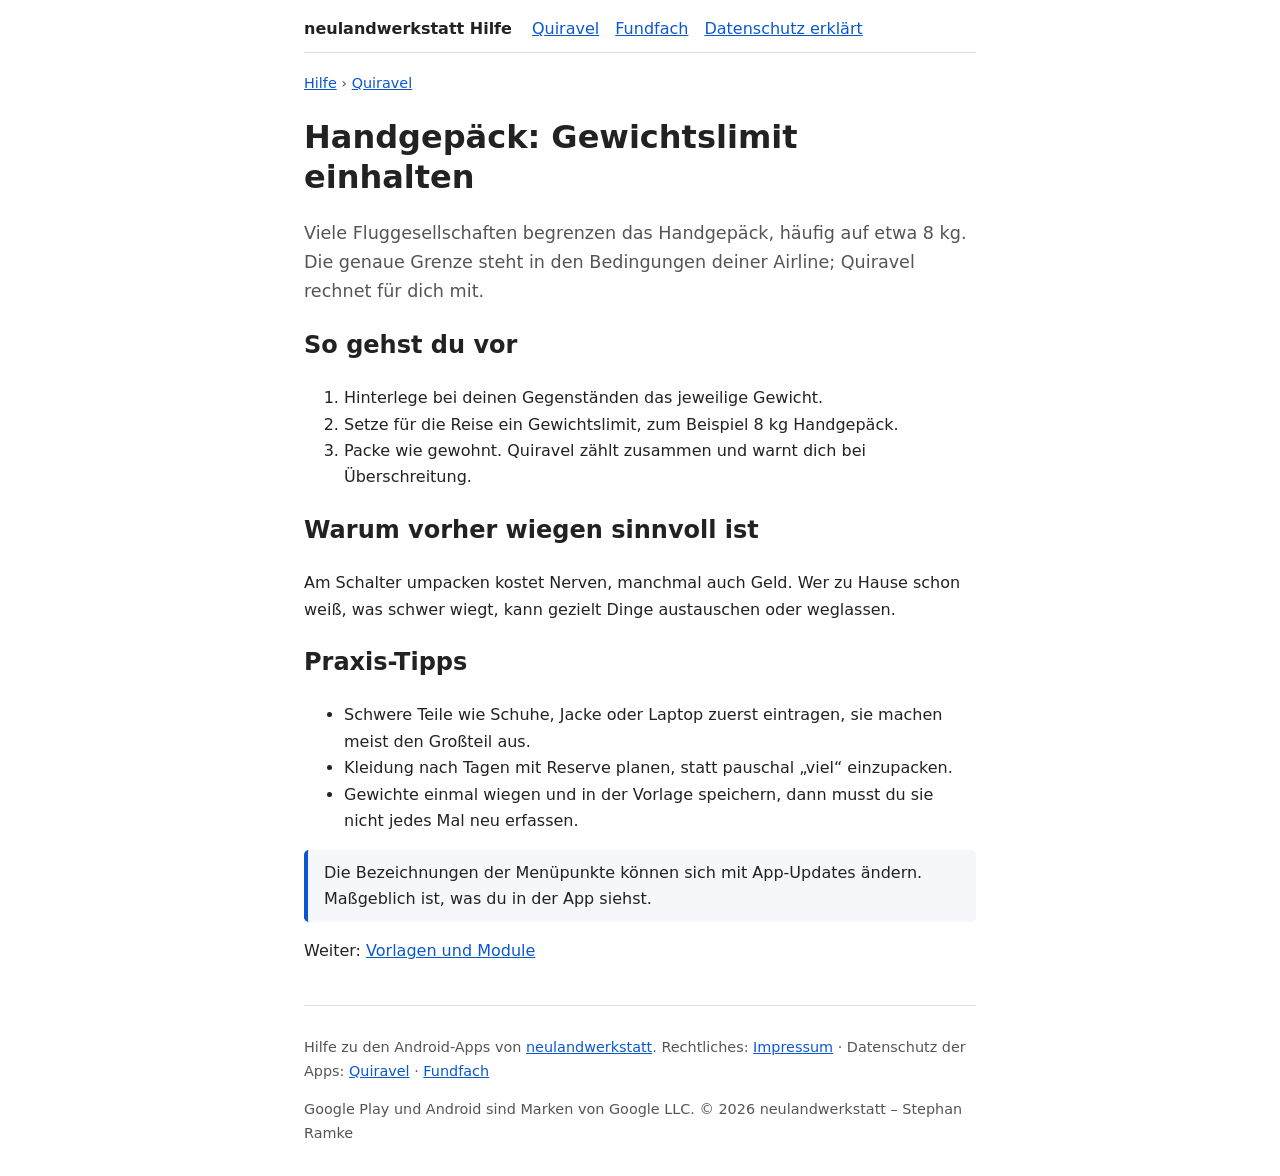
<file: quiravel/handgepaeck-gewicht.html>
<!doctype html>
<html lang="de">
  <head>
    <meta charset="utf-8" />
    <meta name="viewport" content="width=device-width, initial-scale=1" />
    <title>Handgepäck: Gewichtslimit einhalten – Quiravel</title>
    <meta name="description" content="Gewichte pro Gegenstand hinterlegen, ein Limit wie 8 kg setzen und mit Quiravel vor Überschreitung gewarnt werden." />
    <link rel="canonical" href="https://neulandwerkstatt-docs.github.io/quiravel/handgepaeck-gewicht.html" />
    <link rel="icon" type="image/png" href="../favicon.png" />
    <link rel="stylesheet" href="../style.css" />
    <script type="application/ld+json">{"@context": "https://schema.org", "@type": "Article", "headline": "Handgepäck: Gewichtslimit einhalten – Quiravel", "description": "Gewichte pro Gegenstand hinterlegen, ein Limit wie 8 kg setzen und mit Quiravel vor Überschreitung gewarnt werden.", "dateModified": "2026-11-11", "inLanguage": "de", "mainEntityOfPage": "https://neulandwerkstatt-docs.github.io/quiravel/handgepaeck-gewicht.html", "author": {"@type": "Organization", "name": "neulandwerkstatt", "url": "https://neulandwerkstatt.de/"}}</script>
  </head>
  <body>
    <header class="site">
      <a class="brand" href="../">neulandwerkstatt Hilfe</a>
      <nav><a href="../quiravel/">Quiravel</a><a href="../fundfach/">Fundfach</a><a href="../datenschutz-verstaendlich.html">Datenschutz erklärt</a></nav>
    </header>
    <main>
    <div class="crumbs"><a href="../">Hilfe</a> › <a href="../quiravel/">Quiravel</a></div>
    <h1>Handgepäck: Gewichtslimit einhalten</h1>
    <p class="lead">Viele Fluggesellschaften begrenzen das Handgepäck, häufig auf etwa 8 kg. Die genaue Grenze steht in den Bedingungen deiner Airline; Quiravel rechnet für dich mit.</p>
    <h2>So gehst du vor</h2>
    <ol>
      <li>Hinterlege bei deinen Gegenständen das jeweilige Gewicht.</li>
      <li>Setze für die Reise ein Gewichtslimit, zum Beispiel 8 kg Handgepäck.</li>
      <li>Packe wie gewohnt. Quiravel zählt zusammen und warnt dich bei Überschreitung.</li>
    </ol>
    <h2>Warum vorher wiegen sinnvoll ist</h2>
    <p>Am Schalter umpacken kostet Nerven, manchmal auch Geld. Wer zu Hause schon weiß, was schwer wiegt, kann gezielt Dinge austauschen oder weglassen.</p>
    <h2>Praxis-Tipps</h2>
    <ul>
      <li>Schwere Teile wie Schuhe, Jacke oder Laptop zuerst eintragen, sie machen meist den Großteil aus.</li>
      <li>Kleidung nach Tagen mit Reserve planen, statt pauschal „viel“ einzupacken.</li>
      <li>Gewichte einmal wiegen und in der Vorlage speichern, dann musst du sie nicht jedes Mal neu erfassen.</li>
    </ul>
    <p class="note">Die Bezeichnungen der Menüpunkte können sich mit App-Updates ändern. Maßgeblich ist, was du in der App siehst.</p>
    <p>Weiter: <a href="vorlagen-und-module.html">Vorlagen und Module</a></p>
    </main>
    <footer>
      <p>Hilfe zu den Android-Apps von <a href="https://neulandwerkstatt.de/">neulandwerkstatt</a>.
      Rechtliches: <a href="../packliste-android-docs/impressum.html">Impressum</a> ·
      Datenschutz der Apps: <a href="../packliste-android-docs/privacy.html">Quiravel</a> ·
      <a href="../inventarliste-android-docs/privacy.html">Fundfach</a></p>
      <p>Google Play und Android sind Marken von Google LLC. © 2026 neulandwerkstatt – Stephan Ramke</p>
    </footer>
  </body>
</html>
</file>
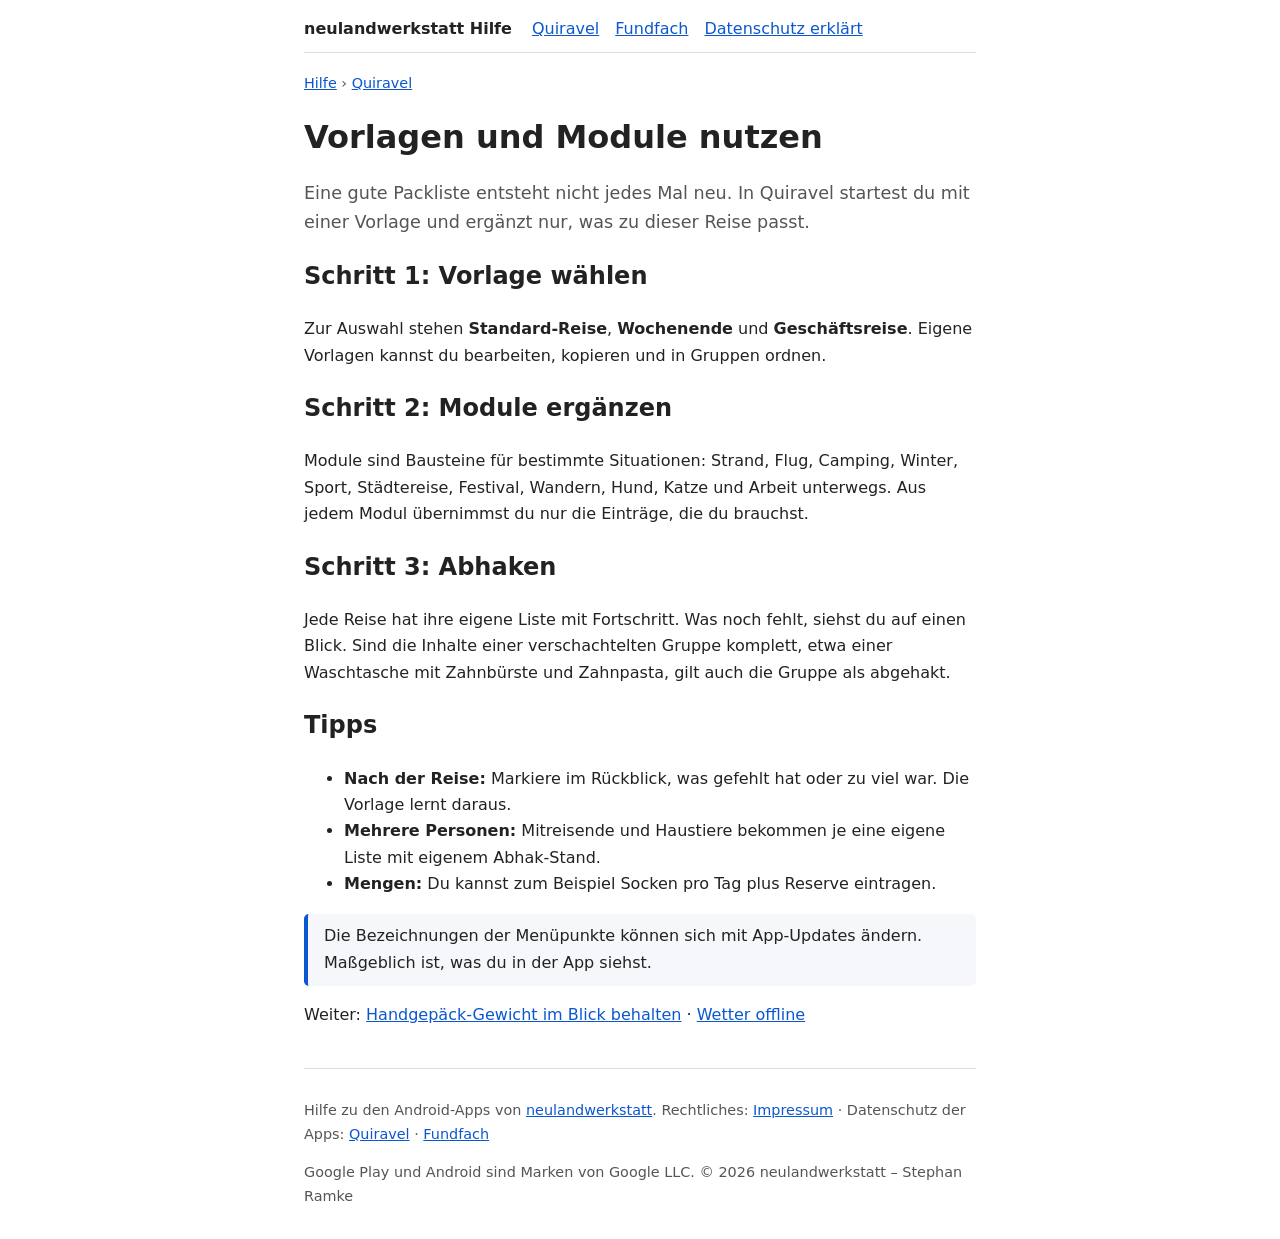
<file: quiravel/vorlagen-und-module.html>
<!doctype html>
<html lang="de">
  <head>
    <meta charset="utf-8" />
    <meta name="viewport" content="width=device-width, initial-scale=1" />
    <title>Packliste für Reisen: Vorlagen und Module nutzen – Quiravel</title>
    <meta name="description" content="So stellst du mit Quiravel aus Vorlagen und Modulen wie Strand, Flug oder Camping eine passende Packliste zusammen." />
    <link rel="canonical" href="https://neulandwerkstatt-docs.github.io/quiravel/vorlagen-und-module.html" />
    <link rel="icon" type="image/png" href="../favicon.png" />
    <link rel="stylesheet" href="../style.css" />
    <script type="application/ld+json">{"@context": "https://schema.org", "@type": "Article", "headline": "Packliste für Reisen: Vorlagen und Module nutzen – Quiravel", "description": "So stellst du mit Quiravel aus Vorlagen und Modulen wie Strand, Flug oder Camping eine passende Packliste zusammen.", "dateModified": "2026-11-11", "inLanguage": "de", "mainEntityOfPage": "https://neulandwerkstatt-docs.github.io/quiravel/vorlagen-und-module.html", "author": {"@type": "Organization", "name": "neulandwerkstatt", "url": "https://neulandwerkstatt.de/"}}</script>
  </head>
  <body>
    <header class="site">
      <a class="brand" href="../">neulandwerkstatt Hilfe</a>
      <nav><a href="../quiravel/">Quiravel</a><a href="../fundfach/">Fundfach</a><a href="../datenschutz-verstaendlich.html">Datenschutz erklärt</a></nav>
    </header>
    <main>
    <div class="crumbs"><a href="../">Hilfe</a> › <a href="../quiravel/">Quiravel</a></div>
    <h1>Vorlagen und Module nutzen</h1>
    <p class="lead">Eine gute Packliste entsteht nicht jedes Mal neu. In Quiravel startest du mit einer Vorlage und ergänzt nur, was zu dieser Reise passt.</p>
    <h2>Schritt 1: Vorlage wählen</h2>
    <p>Zur Auswahl stehen <strong>Standard-Reise</strong>, <strong>Wochenende</strong> und <strong>Geschäftsreise</strong>. Eigene Vorlagen kannst du bearbeiten, kopieren und in Gruppen ordnen.</p>
    <h2>Schritt 2: Module ergänzen</h2>
    <p>Module sind Bausteine für bestimmte Situationen: Strand, Flug, Camping, Winter, Sport, Städtereise, Festival, Wandern, Hund, Katze und Arbeit unterwegs. Aus jedem Modul übernimmst du nur die Einträge, die du brauchst.</p>
    <h2>Schritt 3: Abhaken</h2>
    <p>Jede Reise hat ihre eigene Liste mit Fortschritt. Was noch fehlt, siehst du auf einen Blick. Sind die Inhalte einer verschachtelten Gruppe komplett, etwa einer Waschtasche mit Zahnbürste und Zahnpasta, gilt auch die Gruppe als abgehakt.</p>
    <h2>Tipps</h2>
    <ul>
      <li><strong>Nach der Reise:</strong> Markiere im Rückblick, was gefehlt hat oder zu viel war. Die Vorlage lernt daraus.</li>
      <li><strong>Mehrere Personen:</strong> Mitreisende und Haustiere bekommen je eine eigene Liste mit eigenem Abhak-Stand.</li>
      <li><strong>Mengen:</strong> Du kannst zum Beispiel Socken pro Tag plus Reserve eintragen.</li>
    </ul>
    <p class="note">Die Bezeichnungen der Menüpunkte können sich mit App-Updates ändern. Maßgeblich ist, was du in der App siehst.</p>
    <p>Weiter: <a href="handgepaeck-gewicht.html">Handgepäck-Gewicht im Blick behalten</a> · <a href="wetter-offline.html">Wetter offline</a></p>
    </main>
    <footer>
      <p>Hilfe zu den Android-Apps von <a href="https://neulandwerkstatt.de/">neulandwerkstatt</a>.
      Rechtliches: <a href="../packliste-android-docs/impressum.html">Impressum</a> ·
      Datenschutz der Apps: <a href="../packliste-android-docs/privacy.html">Quiravel</a> ·
      <a href="../inventarliste-android-docs/privacy.html">Fundfach</a></p>
      <p>Google Play und Android sind Marken von Google LLC. © 2026 neulandwerkstatt – Stephan Ramke</p>
    </footer>
  </body>
</html>
</file>
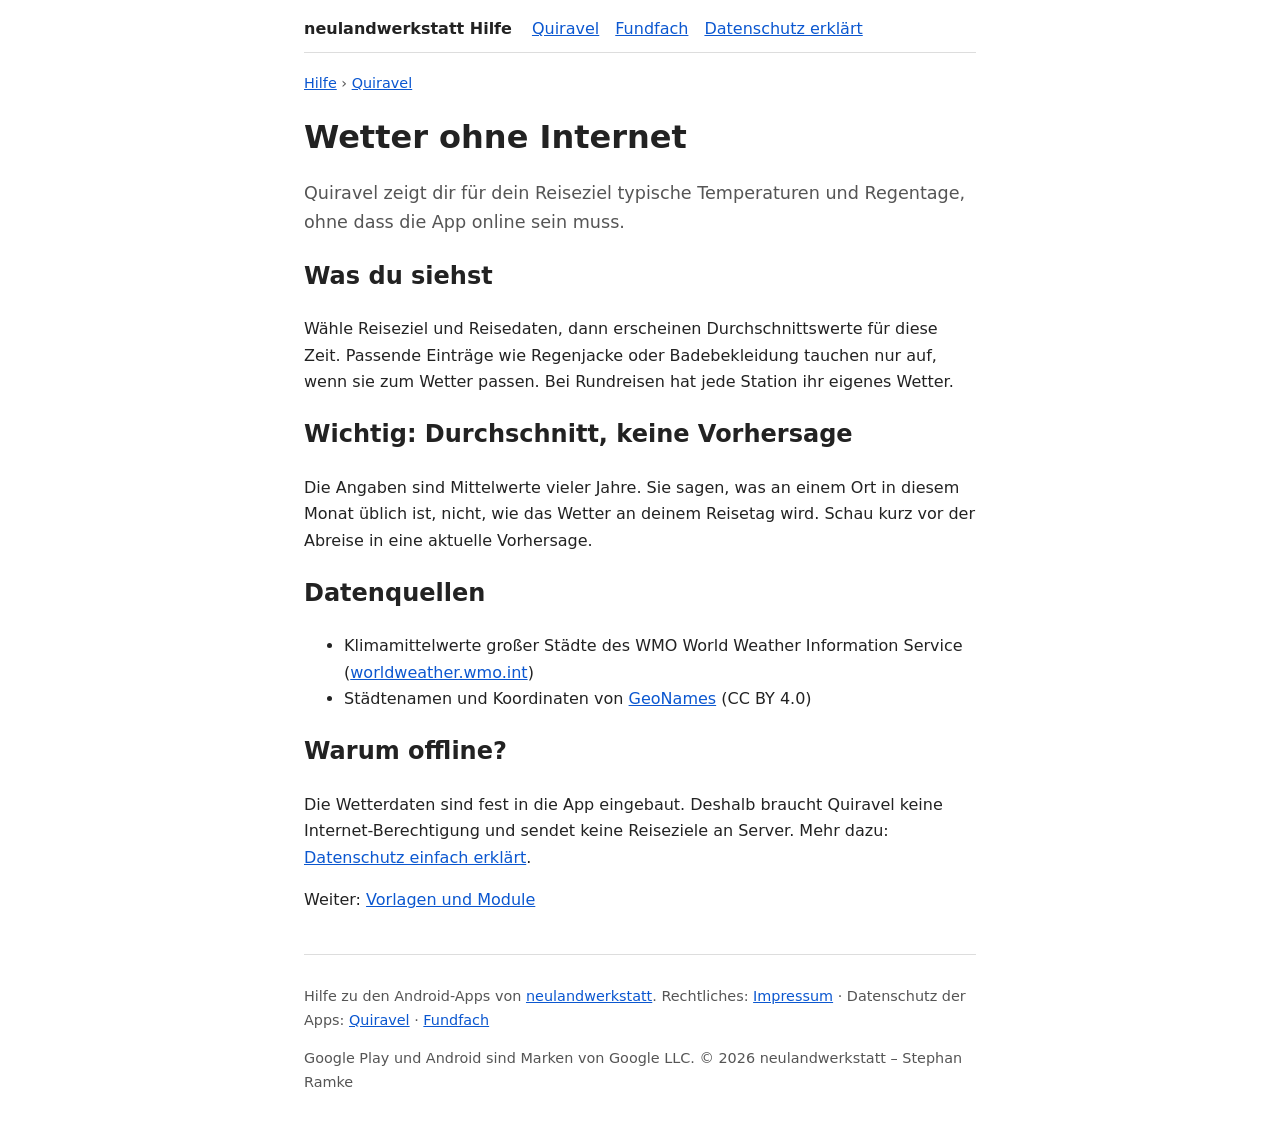
<file: quiravel/wetter-offline.html>
<!doctype html>
<html lang="de">
  <head>
    <meta charset="utf-8" />
    <meta name="viewport" content="width=device-width, initial-scale=1" />
    <title>Wetter ohne Internet: Woher die Angaben kommen – Quiravel</title>
    <meta name="description" content="Quiravel zeigt typische Temperaturen und Regentage fürs Reiseziel komplett offline. Erklärung zu Datenquelle und Grenzen." />
    <link rel="canonical" href="https://neulandwerkstatt-docs.github.io/quiravel/wetter-offline.html" />
    <link rel="icon" type="image/png" href="../favicon.png" />
    <link rel="stylesheet" href="../style.css" />
    <script type="application/ld+json">{"@context": "https://schema.org", "@type": "Article", "headline": "Wetter ohne Internet: Woher die Angaben kommen – Quiravel", "description": "Quiravel zeigt typische Temperaturen und Regentage fürs Reiseziel komplett offline. Erklärung zu Datenquelle und Grenzen.", "dateModified": "2026-11-11", "inLanguage": "de", "mainEntityOfPage": "https://neulandwerkstatt-docs.github.io/quiravel/wetter-offline.html", "author": {"@type": "Organization", "name": "neulandwerkstatt", "url": "https://neulandwerkstatt.de/"}}</script>
  </head>
  <body>
    <header class="site">
      <a class="brand" href="../">neulandwerkstatt Hilfe</a>
      <nav><a href="../quiravel/">Quiravel</a><a href="../fundfach/">Fundfach</a><a href="../datenschutz-verstaendlich.html">Datenschutz erklärt</a></nav>
    </header>
    <main>
    <div class="crumbs"><a href="../">Hilfe</a> › <a href="../quiravel/">Quiravel</a></div>
    <h1>Wetter ohne Internet</h1>
    <p class="lead">Quiravel zeigt dir für dein Reiseziel typische Temperaturen und Regentage, ohne dass die App online sein muss.</p>
    <h2>Was du siehst</h2>
    <p>Wähle Reiseziel und Reisedaten, dann erscheinen Durchschnittswerte für diese Zeit. Passende Einträge wie Regenjacke oder Badebekleidung tauchen nur auf, wenn sie zum Wetter passen. Bei Rundreisen hat jede Station ihr eigenes Wetter.</p>
    <h2>Wichtig: Durchschnitt, keine Vorhersage</h2>
    <p>Die Angaben sind Mittelwerte vieler Jahre. Sie sagen, was an einem Ort in diesem Monat üblich ist, nicht, wie das Wetter an deinem Reisetag wird. Schau kurz vor der Abreise in eine aktuelle Vorhersage.</p>
    <h2>Datenquellen</h2>
    <ul>
      <li>Klimamittelwerte großer Städte des WMO World Weather Information Service (<a href="https://worldweather.wmo.int">worldweather.wmo.int</a>)</li>
      <li>Städtenamen und Koordinaten von <a href="https://www.geonames.org/">GeoNames</a> (CC BY 4.0)</li>
    </ul>
    <h2>Warum offline?</h2>
    <p>Die Wetterdaten sind fest in die App eingebaut. Deshalb braucht Quiravel keine Internet-Berechtigung und sendet keine Reiseziele an Server. Mehr dazu: <a href="../datenschutz-verstaendlich.html">Datenschutz einfach erklärt</a>.</p>
    <p>Weiter: <a href="vorlagen-und-module.html">Vorlagen und Module</a></p>
    </main>
    <footer>
      <p>Hilfe zu den Android-Apps von <a href="https://neulandwerkstatt.de/">neulandwerkstatt</a>.
      Rechtliches: <a href="../packliste-android-docs/impressum.html">Impressum</a> ·
      Datenschutz der Apps: <a href="../packliste-android-docs/privacy.html">Quiravel</a> ·
      <a href="../inventarliste-android-docs/privacy.html">Fundfach</a></p>
      <p>Google Play und Android sind Marken von Google LLC. © 2026 neulandwerkstatt – Stephan Ramke</p>
    </footer>
  </body>
</html>
</file>
<file: style.css>
:root { --fg:#222; --bg:#fff; --muted:#555; --link:#0b57d0; --line:#ddd; --card:#f6f7fb; }
@media (prefers-color-scheme: dark) { :root { --fg:#eee; --bg:#121212; --muted:#aaa; --link:#8ab4f8; --line:#333; --card:#1b1f27; } }
* { box-sizing: border-box; }
body { font-family: system-ui, sans-serif; line-height: 1.65; max-width: 44rem; margin: 0 auto; padding: 1rem; color: var(--fg); background: var(--bg); }
a { color: var(--link); }
header.site { display:flex; flex-wrap:wrap; gap:.5rem 1.25rem; align-items:baseline; border-bottom:1px solid var(--line); padding-bottom:.6rem; margin-bottom:1.2rem; }
header.site a.brand { font-weight:700; text-decoration:none; color:var(--fg); }
header.site nav a { margin-right:1rem; }
.crumbs { font-size:.9rem; color:var(--muted); margin-bottom:.5rem; }
h1 { line-height:1.25; }
.lead { font-size:1.1rem; color:var(--muted); }
.cards { list-style:none; padding:0; display:grid; gap:.75rem; }
.cards li { background:var(--card); border:1px solid var(--line); border-radius:.6rem; padding:.8rem 1rem; }
.cards a { font-weight:600; }
.cards p { margin:.25rem 0 0; color:var(--muted); font-size:.95rem; }
.note { border-left:4px solid var(--link); background:var(--card); padding:.6rem 1rem; border-radius:.3rem; }
details { border:1px solid var(--line); border-radius:.5rem; padding:.5rem .9rem; margin:.5rem 0; }
summary { cursor:pointer; font-weight:600; }
footer { margin-top:2.5rem; padding-top:1rem; border-top:1px solid var(--line); font-size:.9rem; color:var(--muted); }
</file>
